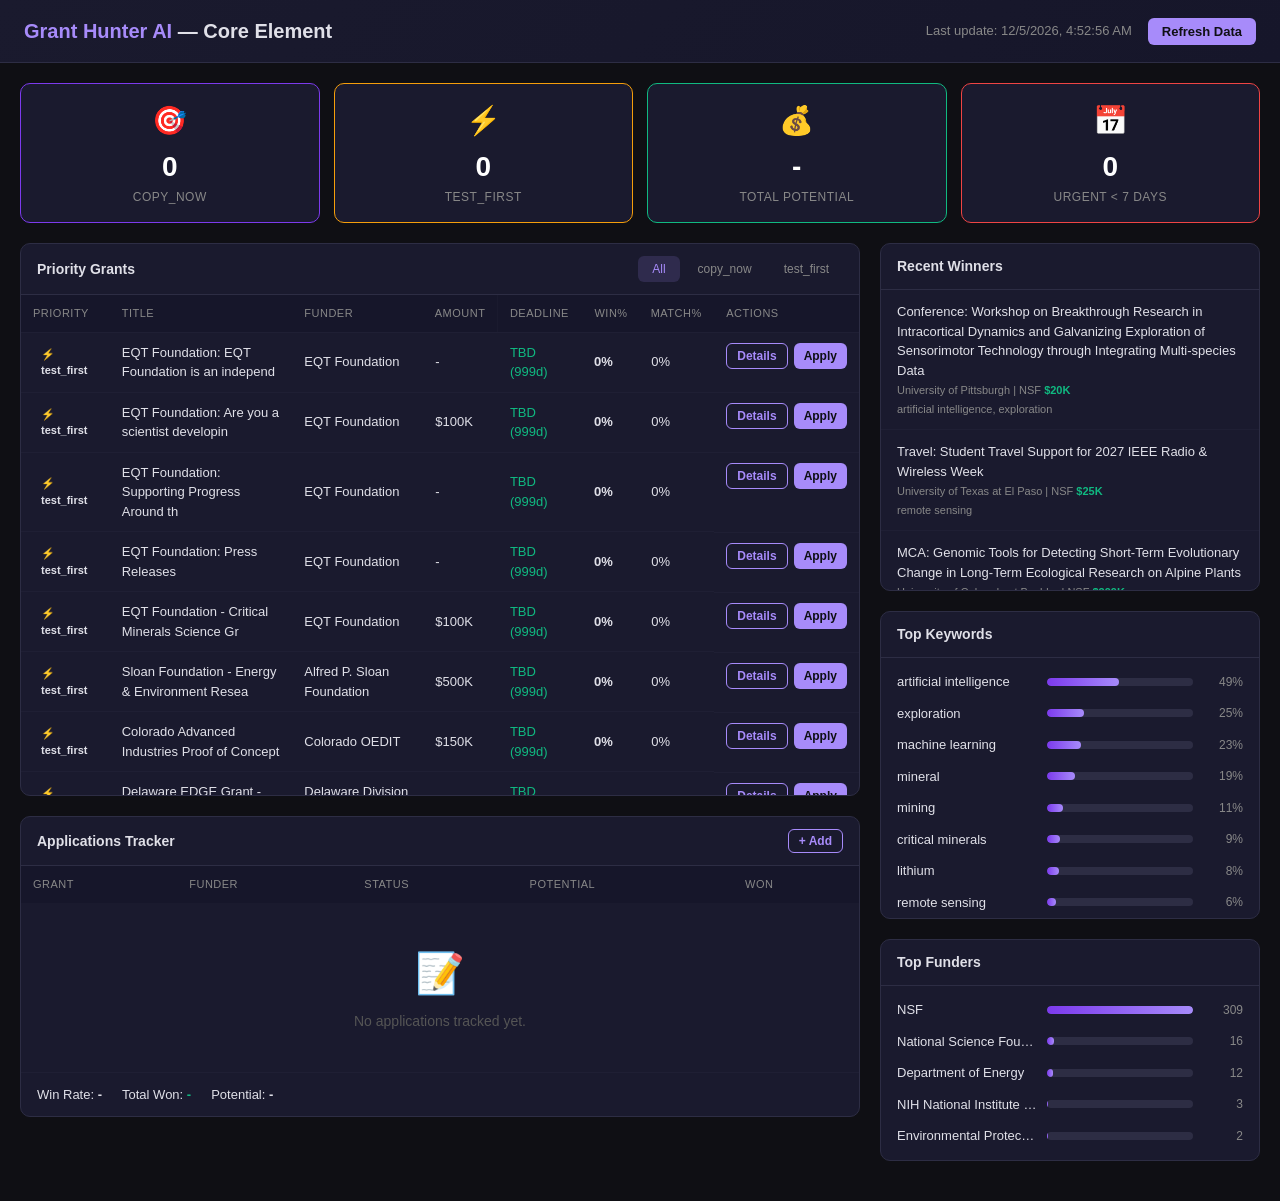
<file: dashboard/index.html>
<!DOCTYPE html>
<html lang="en">
<head>
<meta charset="UTF-8">
<meta name="viewport" content="width=device-width, initial-scale=1.0">
<title>Grant Hunter AI - Core Element</title>
<style>
/* ===== RESET & BASE ===== */
*, *::before, *::after { box-sizing: border-box; margin: 0; padding: 0; }
body {
  font-family: -apple-system, BlinkMacSystemFont, 'Segoe UI', Roboto, sans-serif;
  background: #0f0f14;
  color: #e0e0e8;
  line-height: 1.5;
  min-height: 100vh;
}
a { color: #a78bfa; text-decoration: none; }
a:hover { color: #c4b5fd; text-decoration: underline; }

/* ===== HEADER ===== */
.header {
  background: linear-gradient(135deg, #1a1a2e 0%, #16162a 100%);
  border-bottom: 1px solid #2d2d44;
  padding: 16px 24px;
  display: flex;
  justify-content: space-between;
  align-items: center;
}
.header h1 { font-size: 20px; font-weight: 600; }
.header h1 span { color: #a78bfa; }
.header-meta { font-size: 13px; color: #888; display: flex; gap: 16px; align-items: center; }
.btn {
  background: #a78bfa;
  color: #0f0f14;
  border: none;
  padding: 6px 14px;
  border-radius: 6px;
  font-size: 13px;
  font-weight: 600;
  cursor: pointer;
  transition: background .15s;
}
.btn:hover { background: #c4b5fd; }
.btn-sm { padding: 4px 10px; font-size: 12px; }
.btn-outline {
  background: transparent;
  border: 1px solid #a78bfa;
  color: #a78bfa;
}
.btn-outline:hover { background: rgba(167,139,250,.15); }

/* ===== LAYOUT ===== */
.container { max-width: 1400px; margin: 0 auto; padding: 20px; }
.grid-2 { display: grid; grid-template-columns: 1fr 380px; gap: 20px; }
@media (max-width: 1100px) { .grid-2 { grid-template-columns: 1fr; } }

/* ===== SUMMARY CARDS ===== */
.cards { display: grid; grid-template-columns: repeat(4, 1fr); gap: 14px; margin-bottom: 20px; }
@media (max-width: 900px) { .cards { grid-template-columns: repeat(2, 1fr); } }
.card {
  background: #1a1a2e;
  border: 1px solid #2d2d44;
  border-radius: 10px;
  padding: 16px;
  text-align: center;
}
.card .icon { font-size: 28px; margin-bottom: 4px; }
.card .value { font-size: 28px; font-weight: 700; color: #fff; }
.card .label { font-size: 12px; color: #888; text-transform: uppercase; letter-spacing: .5px; }
.card.purple { border-color: #7c3aed; }
.card.amber { border-color: #f59e0b; }
.card.green { border-color: #10b981; }
.card.red { border-color: #ef4444; }

/* ===== PANELS ===== */
.panel {
  background: #1a1a2e;
  border: 1px solid #2d2d44;
  border-radius: 10px;
  margin-bottom: 20px;
  overflow: hidden;
}
.panel-header {
  padding: 12px 16px;
  border-bottom: 1px solid #2d2d44;
  font-weight: 600;
  font-size: 14px;
  display: flex;
  justify-content: space-between;
  align-items: center;
}
.panel-body { padding: 0; }

/* ===== TABLE ===== */
table { width: 100%; border-collapse: collapse; font-size: 13px; }
th {
  text-align: left;
  padding: 10px 12px;
  background: #16162a;
  color: #888;
  font-weight: 500;
  font-size: 11px;
  text-transform: uppercase;
  letter-spacing: .5px;
  position: sticky;
  top: 0;
}
td { padding: 10px 12px; border-top: 1px solid #1f1f34; }
tr:hover td { background: rgba(167,139,250,.04); }
.priority-badge {
  display: inline-block;
  padding: 2px 8px;
  border-radius: 4px;
  font-size: 11px;
  font-weight: 600;
}
.priority-copy_now { background: rgba(167,139,250,.2); color: #c4b5fd; }
.priority-test_first { background: rgba(245,158,11,.2); color: #fbbf24; }
.priority-skip { background: rgba(107,114,128,.2); color: #9ca3af; }
.deadline-urgent { color: #ef4444; font-weight: 600; }
.deadline-soon { color: #f59e0b; }
.deadline-ok { color: #10b981; }
.actions { display: flex; gap: 6px; }

/* ===== SIDEBAR ===== */
.sidebar-card {
  padding: 12px 16px;
  border-bottom: 1px solid #1f1f34;
}
.sidebar-card:last-child { border-bottom: none; }
.winner-title { font-size: 13px; font-weight: 500; color: #e0e0e8; }
.winner-meta { font-size: 11px; color: #888; margin-top: 2px; }
.winner-amount { color: #10b981; font-weight: 600; }

/* ===== PROGRESS BAR ===== */
.progress-row { display: flex; align-items: center; gap: 10px; padding: 6px 16px; font-size: 13px; }
.progress-label { width: 140px; white-space: nowrap; overflow: hidden; text-overflow: ellipsis; }
.progress-bar-bg {
  flex: 1;
  height: 8px;
  background: #2d2d44;
  border-radius: 4px;
  overflow: hidden;
}
.progress-bar-fill {
  height: 100%;
  background: linear-gradient(90deg, #7c3aed, #a78bfa);
  border-radius: 4px;
  transition: width .3s;
}
.progress-value { width: 40px; text-align: right; font-size: 12px; color: #888; }

/* ===== TRACKER TABLE ===== */
.status-badge {
  display: inline-block;
  padding: 2px 8px;
  border-radius: 4px;
  font-size: 11px;
  font-weight: 600;
}
.status-Draft { background: rgba(107,114,128,.2); color: #9ca3af; }
.status-Submitted { background: rgba(59,130,246,.2); color: #60a5fa; }
.status-Won { background: rgba(16,185,129,.2); color: #34d399; }
.status-Lost { background: rgba(239,68,68,.2); color: #f87171; }

/* ===== TABS ===== */
.tabs { display: flex; gap: 4px; }
.tab {
  padding: 6px 14px;
  font-size: 12px;
  border-radius: 6px;
  cursor: pointer;
  color: #888;
  background: transparent;
  border: none;
  font-family: inherit;
  transition: all .15s;
}
.tab.active { background: rgba(167,139,250,.15); color: #a78bfa; }
.tab:hover { color: #c4b5fd; }

/* ===== EMPTY STATE ===== */
.empty {
  padding: 40px 20px;
  text-align: center;
  color: #555;
  font-size: 14px;
}
.empty .icon { font-size: 40px; margin-bottom: 8px; }

/* ===== MODAL ===== */
.modal-bg {
  display: none;
  position: fixed;
  inset: 0;
  background: rgba(0,0,0,.6);
  z-index: 100;
  justify-content: center;
  align-items: center;
}
.modal-bg.show { display: flex; }
.modal {
  background: #1a1a2e;
  border: 1px solid #2d2d44;
  border-radius: 12px;
  width: 600px;
  max-width: 90vw;
  max-height: 80vh;
  overflow-y: auto;
  padding: 24px;
}
.modal h2 { font-size: 18px; margin-bottom: 12px; }
.modal pre {
  background: #0f0f14;
  padding: 12px;
  border-radius: 6px;
  font-size: 12px;
  overflow-x: auto;
  white-space: pre-wrap;
}
.modal-close {
  float: right;
  background: none;
  border: none;
  color: #888;
  font-size: 20px;
  cursor: pointer;
}
</style>
</head>
<body>

<!-- HEADER -->
<div class="header">
  <h1><span>Grant Hunter AI</span> &mdash; Core Element</h1>
  <div class="header-meta">
    <span id="lastUpdate">Last update: loading...</span>
    <button class="btn" onclick="loadAllData()">Refresh Data</button>
  </div>
</div>

<div class="container">

  <!-- SUMMARY CARDS -->
  <div class="cards">
    <div class="card purple">
      <div class="icon">&#127919;</div>
      <div class="value" id="copyNowCount">-</div>
      <div class="label">copy_now</div>
    </div>
    <div class="card amber">
      <div class="icon">&#9889;</div>
      <div class="value" id="testFirstCount">-</div>
      <div class="label">test_first</div>
    </div>
    <div class="card green">
      <div class="icon">&#128176;</div>
      <div class="value" id="totalPotential">-</div>
      <div class="label">Total Potential</div>
    </div>
    <div class="card red">
      <div class="icon">&#128197;</div>
      <div class="value" id="urgentCount">-</div>
      <div class="label">Urgent &lt; 7 days</div>
    </div>
  </div>

  <div class="grid-2">
    <div>
      <!-- PRIORITY GRANTS TABLE -->
      <div class="panel">
        <div class="panel-header">
          <span>Priority Grants</span>
          <div class="tabs">
            <button class="tab active" onclick="filterTable('all',this)">All</button>
            <button class="tab" onclick="filterTable('copy_now',this)">copy_now</button>
            <button class="tab" onclick="filterTable('test_first',this)">test_first</button>
          </div>
        </div>
        <div class="panel-body" style="overflow-x:auto; max-height:500px; overflow-y:auto;">
          <table id="grantsTable">
            <thead>
              <tr>
                <th>Priority</th>
                <th>Title</th>
                <th>Funder</th>
                <th>Amount</th>
                <th>Deadline</th>
                <th>Win%</th>
                <th>Match%</th>
                <th>Actions</th>
              </tr>
            </thead>
            <tbody id="grantsBody"></tbody>
          </table>
          <div class="empty" id="grantsEmpty" style="display:none;">
            <div class="icon">&#128269;</div>
            <div>No analyzed grants yet.<br>Run <code>python -m src.local.daily_workflow</code></div>
          </div>
        </div>
      </div>

      <!-- APPLICATION TRACKER -->
      <div class="panel">
        <div class="panel-header">
          <span>Applications Tracker</span>
          <button class="btn btn-sm btn-outline" onclick="addApplication()">+ Add</button>
        </div>
        <div class="panel-body" style="overflow-x:auto;">
          <table id="appsTable">
            <thead>
              <tr>
                <th>Grant</th>
                <th>Funder</th>
                <th>Status</th>
                <th>Potential</th>
                <th>Won</th>
              </tr>
            </thead>
            <tbody id="appsBody"></tbody>
          </table>
          <div class="empty" id="appsEmpty" style="display:none;">
            <div class="icon">&#128221;</div>
            <div>No applications tracked yet.</div>
          </div>
        </div>
        <div style="padding:12px 16px; border-top:1px solid #1f1f34; display:flex; gap:20px; font-size:13px;">
          <span>Win Rate: <strong id="winRate">-</strong></span>
          <span>Total Won: <strong id="totalWon" style="color:#10b981;">-</strong></span>
          <span>Potential: <strong id="appPotential">-</strong></span>
        </div>
      </div>
    </div>

    <!-- RIGHT SIDEBAR -->
    <div>
      <!-- WINNERS PANEL -->
      <div class="panel">
        <div class="panel-header"><span>Recent Winners</span></div>
        <div class="panel-body" id="winnersPanel" style="max-height:300px; overflow-y:auto;"></div>
      </div>

      <!-- PATTERNS PANEL -->
      <div class="panel">
        <div class="panel-header"><span>Top Keywords</span></div>
        <div class="panel-body" id="keywordsPanel" style="max-height:260px; overflow-y:auto; padding:8px 0;"></div>
      </div>

      <div class="panel">
        <div class="panel-header"><span>Top Funders</span></div>
        <div class="panel-body" id="fundersPanel" style="max-height:200px; overflow-y:auto; padding:8px 0;"></div>
      </div>
    </div>
  </div>
</div>

<!-- DETAIL MODAL -->
<div class="modal-bg" id="detailModal">
  <div class="modal">
    <button class="modal-close" onclick="closeModal()">&times;</button>
    <h2 id="modalTitle"></h2>
    <div id="modalContent"></div>
  </div>
</div>

<script>
/* ===== STATE ===== */
let analyzedGrants = [];
let winnersData = [];
let patternsData = {};
let applications = JSON.parse(localStorage.getItem('grantApps') || '[]');
let currentFilter = 'all';

/* ===== DATA LOADING ===== */

async function loadJSON(path) {
  try {
    const resp = await fetch(path);
    if (!resp.ok) return null;
    return await resp.json();
  } catch { return null; }
}

async function loadAllData() {
  // Try multiple paths (for both file:// and localhost serving)
  const basePaths = ['../data/', './data/', 'data/'];
  let dataLoaded = false;

  for (const base of basePaths) {
    const analyzed = await loadJSON(base + 'analyzed.json');
    if (analyzed) {
      analyzedGrants = Array.isArray(analyzed) ? analyzed : (analyzed.grants || []);
      dataLoaded = true;

      // Load patterns
      const patterns = await loadJSON(base + 'patterns.json');
      if (patterns) patternsData = patterns;

      // Load winners from multiple sources
      winnersData = [];
      const winnerFiles = [
        'winners_grants_gov.json', 'winners_sbir.json', 'winners_sbir_p2.json',
        'winners_nsf.json', 'winners_doe.json', 'winners_nih.json',
        'winners_usaspending.json', 'winners_sam.json'
      ];
      for (const wf of winnerFiles) {
        const w = await loadJSON(base + wf);
        if (w) {
          const items = Array.isArray(w) ? w : (w.awards || w.winners || []);
          winnersData.push(...items);
        }
      }
      break;
    }
  }

  if (!dataLoaded) {
    // Try loading from demo/sample data in localStorage
    analyzedGrants = [];
  }

  renderAll();
}

/* ===== RENDERING ===== */

function renderAll() {
  renderCards();
  renderGrantsTable();
  renderWinners();
  renderPatterns();
  renderApps();
  document.getElementById('lastUpdate').textContent =
    'Last update: ' + new Date().toLocaleString();
}

function formatCurrency(val) {
  if (!val || val === 0) return '-';
  if (val >= 1e6) return '$' + (val / 1e6).toFixed(1) + 'M';
  if (val >= 1e3) return '$' + (val / 1e3).toFixed(0) + 'K';
  return '$' + val.toLocaleString();
}

function daysUntil(dateStr) {
  if (!dateStr) return 999;
  const d = new Date(dateStr);
  if (isNaN(d)) return 999;
  return Math.ceil((d - new Date()) / 86400000);
}

function deadlineClass(days) {
  if (days < 7) return 'deadline-urgent';
  if (days < 30) return 'deadline-soon';
  return 'deadline-ok';
}

/* ===== CARDS ===== */
function renderCards() {
  const copyNow = analyzedGrants.filter(g => g.analysis?.priority === 'copy_now');
  const testFirst = analyzedGrants.filter(g => g.analysis?.priority === 'test_first');
  const priority = [...copyNow, ...testFirst];
  const totalPotential = priority.reduce((s, g) => s + (g.amount_max || 0), 0);
  const urgent = analyzedGrants.filter(g => {
    const d = daysUntil(g.deadline);
    return d >= 0 && d < 7 && g.analysis?.priority !== 'skip';
  });

  document.getElementById('copyNowCount').textContent = copyNow.length;
  document.getElementById('testFirstCount').textContent = testFirst.length;
  document.getElementById('totalPotential').textContent = formatCurrency(totalPotential);
  document.getElementById('urgentCount').textContent = urgent.length;
}

/* ===== GRANTS TABLE ===== */
function renderGrantsTable() {
  const tbody = document.getElementById('grantsBody');
  const empty = document.getElementById('grantsEmpty');

  let grants = analyzedGrants.filter(g => {
    if (g.analysis?.priority === 'skip') return false;
    // Hide expired grants (deadline already passed)
    const days = daysUntil(g.deadline);
    if (days < 0) return false;
    return true;
  });
  if (currentFilter !== 'all') {
    grants = grants.filter(g => g.analysis?.priority === currentFilter);
  }
  grants.sort((a, b) => (b.analysis?.win_probability || 0) - (a.analysis?.win_probability || 0));

  if (grants.length === 0) {
    tbody.innerHTML = '';
    empty.style.display = 'block';
    return;
  }
  empty.style.display = 'none';

  tbody.innerHTML = grants.map(g => {
    const a = g.analysis || {};
    const days = daysUntil(g.deadline);
    const dClass = deadlineClass(days);
    const dText = days < 0 ? 'Expired' : (days === 0 ? 'Today' : days + 'd');
    return `<tr data-priority="${a.priority}">
      <td><span class="priority-badge priority-${a.priority}">${a.priority === 'copy_now' ? '&#127919; copy_now' : '&#9889; test_first'}</span></td>
      <td title="${esc(g.title || '')}">${esc((g.title || '').slice(0, 45))}</td>
      <td>${esc(g.funder || '')}</td>
      <td>${formatCurrency(g.amount_max)}</td>
      <td class="${dClass}">${g.deadline || 'TBD'} (${dText})</td>
      <td><strong>${a.win_probability || 0}%</strong></td>
      <td>${a.pattern_match_score || 0}%</td>
      <td class="actions">
        <button class="btn btn-sm btn-outline" onclick="showDetails('${esc(g.id || '')}')">Details</button>
        ${g.url ? `<a class="btn btn-sm" href="${esc(g.url)}" target="_blank">Apply</a>` : ''}
      </td>
    </tr>`;
  }).join('');
}

function filterTable(filter, btn) {
  currentFilter = filter;
  document.querySelectorAll('.tab').forEach(t => t.classList.remove('active'));
  btn.classList.add('active');
  renderGrantsTable();
}

/* ===== WINNERS ===== */
function renderWinners() {
  const panel = document.getElementById('winnersPanel');
  if (winnersData.length === 0) {
    panel.innerHTML = '<div class="empty"><div class="icon">&#127942;</div><div>No winner data yet.</div></div>';
    return;
  }

  const recent = winnersData.slice(0, 10);
  panel.innerHTML = recent.map(w => `<div class="sidebar-card">
    <div class="winner-title">${esc(w.title || w.award_title || 'Untitled')}</div>
    <div class="winner-meta">
      ${esc(w.winner || w.recipient || w.pi || '')} | ${esc(w.funder || '')}
      <span class="winner-amount">${formatCurrency(w.amount || w.award_amount || 0)}</span>
    </div>
    ${w.keywords ? `<div class="winner-meta">${esc(Array.isArray(w.keywords) ? w.keywords.join(', ') : w.keywords)}</div>` : ''}
  </div>`).join('');
}

/* ===== PATTERNS ===== */
function renderPatterns() {
  const kwPanel = document.getElementById('keywordsPanel');
  const fnPanel = document.getElementById('fundersPanel');

  const keywords = (patternsData.keyword_patterns || []).slice(0, 10);
  if (keywords.length) {
    const maxFreq = keywords[0]?.frequency || keywords[0]?.count || 1;
    kwPanel.innerHTML = keywords.map(kw => {
      const val = kw.frequency ? (kw.frequency * 100).toFixed(0) + '%' : kw.count;
      const pct = ((kw.frequency || kw.count / maxFreq) * 100).toFixed(0);
      return `<div class="progress-row">
        <div class="progress-label">${esc(kw.keyword)}</div>
        <div class="progress-bar-bg"><div class="progress-bar-fill" style="width:${pct}%"></div></div>
        <div class="progress-value">${val}</div>
      </div>`;
    }).join('');
  } else {
    kwPanel.innerHTML = '<div class="empty" style="padding:20px;">No patterns yet.</div>';
  }

  const funders = (patternsData.funder_patterns || []).slice(0, 5);
  if (funders.length) {
    const maxAwards = funders[0]?.total_awards || 1;
    fnPanel.innerHTML = funders.map(f => {
      const pct = ((f.total_awards / maxAwards) * 100).toFixed(0);
      return `<div class="progress-row">
        <div class="progress-label">${esc(f.funder)}</div>
        <div class="progress-bar-bg"><div class="progress-bar-fill" style="width:${pct}%"></div></div>
        <div class="progress-value">${f.total_awards}</div>
      </div>`;
    }).join('');
  } else {
    fnPanel.innerHTML = '<div class="empty" style="padding:20px;">No funder data yet.</div>';
  }
}

/* ===== APPLICATION TRACKER ===== */
function renderApps() {
  const tbody = document.getElementById('appsBody');
  const empty = document.getElementById('appsEmpty');

  if (applications.length === 0) {
    tbody.innerHTML = '';
    empty.style.display = 'block';
    document.getElementById('winRate').textContent = '-';
    document.getElementById('totalWon').textContent = '-';
    document.getElementById('appPotential').textContent = '-';
    return;
  }
  empty.style.display = 'none';

  tbody.innerHTML = applications.map((app, i) => `<tr>
    <td>${esc(app.title)}</td>
    <td>${esc(app.funder)}</td>
    <td>
      <select class="status-select" onchange="updateAppStatus(${i}, this.value)" style="background:#0f0f14;color:#e0e0e8;border:1px solid #2d2d44;padding:2px 6px;border-radius:4px;font-size:12px;">
        ${['Draft','Submitted','Won','Lost'].map(s => `<option value="${s}" ${app.status===s?'selected':''}>${s}</option>`).join('')}
      </select>
    </td>
    <td>${formatCurrency(app.potential)}</td>
    <td>${app.status === 'Won' ? formatCurrency(app.won || app.potential) : '-'}</td>
  </tr>`).join('');

  const submitted = applications.filter(a => ['Submitted','Won','Lost'].includes(a.status));
  const won = applications.filter(a => a.status === 'Won');
  const totalWon = won.reduce((s, a) => s + (a.won || a.potential || 0), 0);
  const totalPot = applications.reduce((s, a) => s + (a.potential || 0), 0);

  document.getElementById('winRate').textContent = submitted.length ? ((won.length / submitted.length * 100).toFixed(0) + '%') : '-';
  document.getElementById('totalWon').textContent = formatCurrency(totalWon);
  document.getElementById('appPotential').textContent = formatCurrency(totalPot);
}

function addApplication() {
  const title = prompt('Grant title:');
  if (!title) return;
  const funder = prompt('Funder:') || '';
  const potential = parseInt(prompt('Potential amount ($):') || '0', 10);
  applications.push({ title, funder, potential, status: 'Draft', won: 0 });
  localStorage.setItem('grantApps', JSON.stringify(applications));
  renderApps();
}

function updateAppStatus(idx, status) {
  applications[idx].status = status;
  if (status === 'Won') {
    const won = prompt('Won amount ($):', applications[idx].potential);
    if (won) applications[idx].won = parseInt(won, 10);
  }
  localStorage.setItem('grantApps', JSON.stringify(applications));
  renderApps();
}

/* ===== DETAIL MODAL ===== */
function showDetails(grantId) {
  const grant = analyzedGrants.find(g => g.id === grantId);
  if (!grant) return;

  const a = grant.analysis || {};
  const sf = a.success_factors || {};
  const risks = (a.risk_factors || []).map(r => '- ' + r).join('\n');
  const keywords = (sf.keywords || []).join(', ');
  const valueProps = (sf.value_props || []).join(', ');
  const partnerships = (sf.partnerships || []).join(', ');

  document.getElementById('modalTitle').textContent = grant.title || 'Grant Details';
  document.getElementById('modalContent').innerHTML = `
    <p><strong>Funder:</strong> ${esc(grant.funder || '')}</p>
    <p><strong>Amount:</strong> ${formatCurrency(grant.amount_min)} - ${formatCurrency(grant.amount_max)}</p>
    <p><strong>Deadline:</strong> ${grant.deadline || 'TBD'}</p>
    ${grant.url ? `<p><strong>URL:</strong> <a href="${esc(grant.url)}" target="_blank">${esc(grant.url)}</a></p>` : ''}
    <hr style="border-color:#2d2d44; margin:12px 0;">
    <p><strong>Priority:</strong> <span class="priority-badge priority-${a.priority}">${a.priority}</span></p>
    <p><strong>Win Probability:</strong> ${a.win_probability || 0}%</p>
    <p><strong>Pattern Match:</strong> ${a.pattern_match_score || 0}%</p>
    <p><strong>LLM Source:</strong> ${a.llm_source || '-'}</p>
    <hr style="border-color:#2d2d44; margin:12px 0;">
    <p><strong>Success Keywords:</strong> ${esc(keywords)}</p>
    <p><strong>Value Props:</strong> ${esc(valueProps)}</p>
    <p><strong>Partnerships:</strong> ${esc(partnerships)}</p>
    <p><strong>Risk Factors:</strong></p>
    <pre>${esc(risks || 'None')}</pre>
    <p><strong>Reasoning:</strong></p>
    <pre>${esc(a.reasoning || '-')}</pre>
    <hr style="border-color:#2d2d44; margin:12px 0;">
    <p style="font-size:12px;color:#888;">Generate draft: <code>python -m src.local.generate --grant-id ${esc(grant.id || '')}</code></p>
  `;
  document.getElementById('detailModal').classList.add('show');
}

function closeModal() {
  document.getElementById('detailModal').classList.remove('show');
}

document.getElementById('detailModal').addEventListener('click', e => {
  if (e.target.classList.contains('modal-bg')) closeModal();
});

/* ===== HELPERS ===== */
function esc(str) {
  const d = document.createElement('div');
  d.textContent = str;
  return d.innerHTML;
}

/* ===== INIT ===== */
loadAllData();
</script>
</body>
</html>
</file>
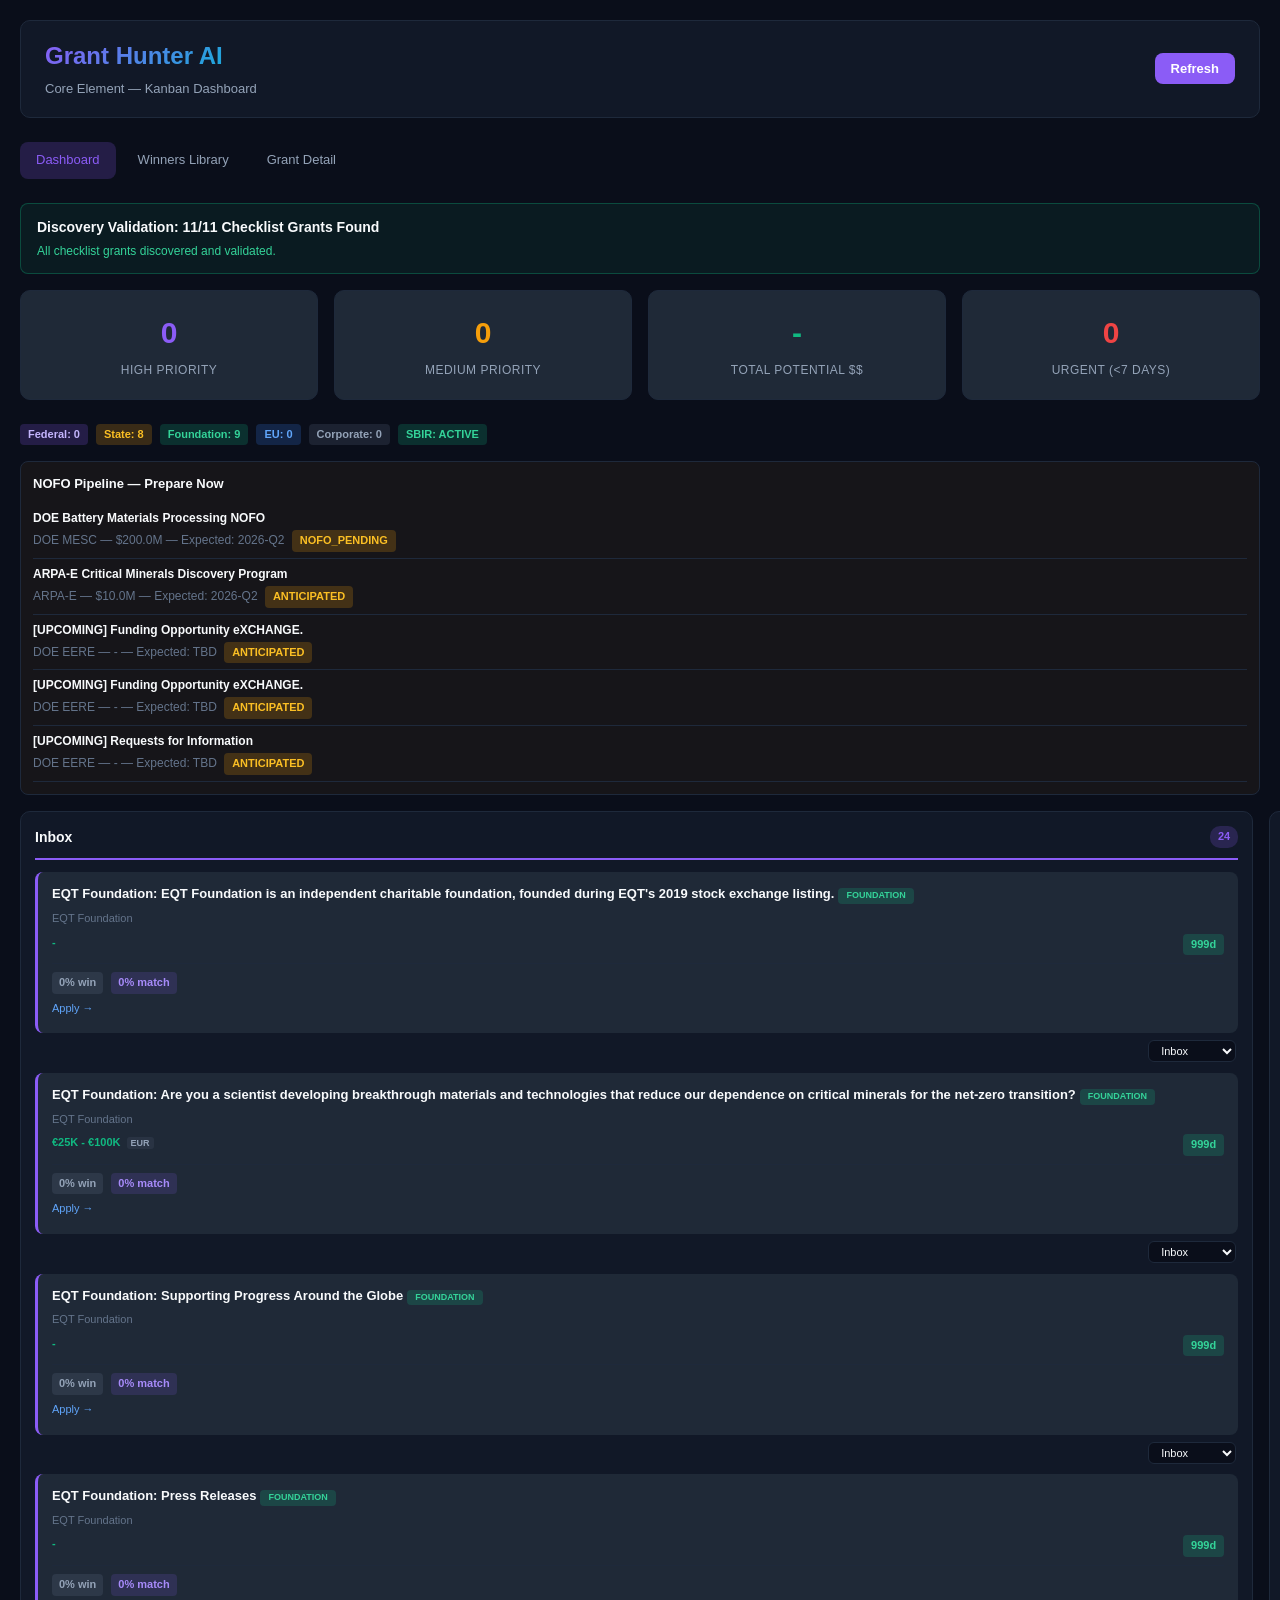
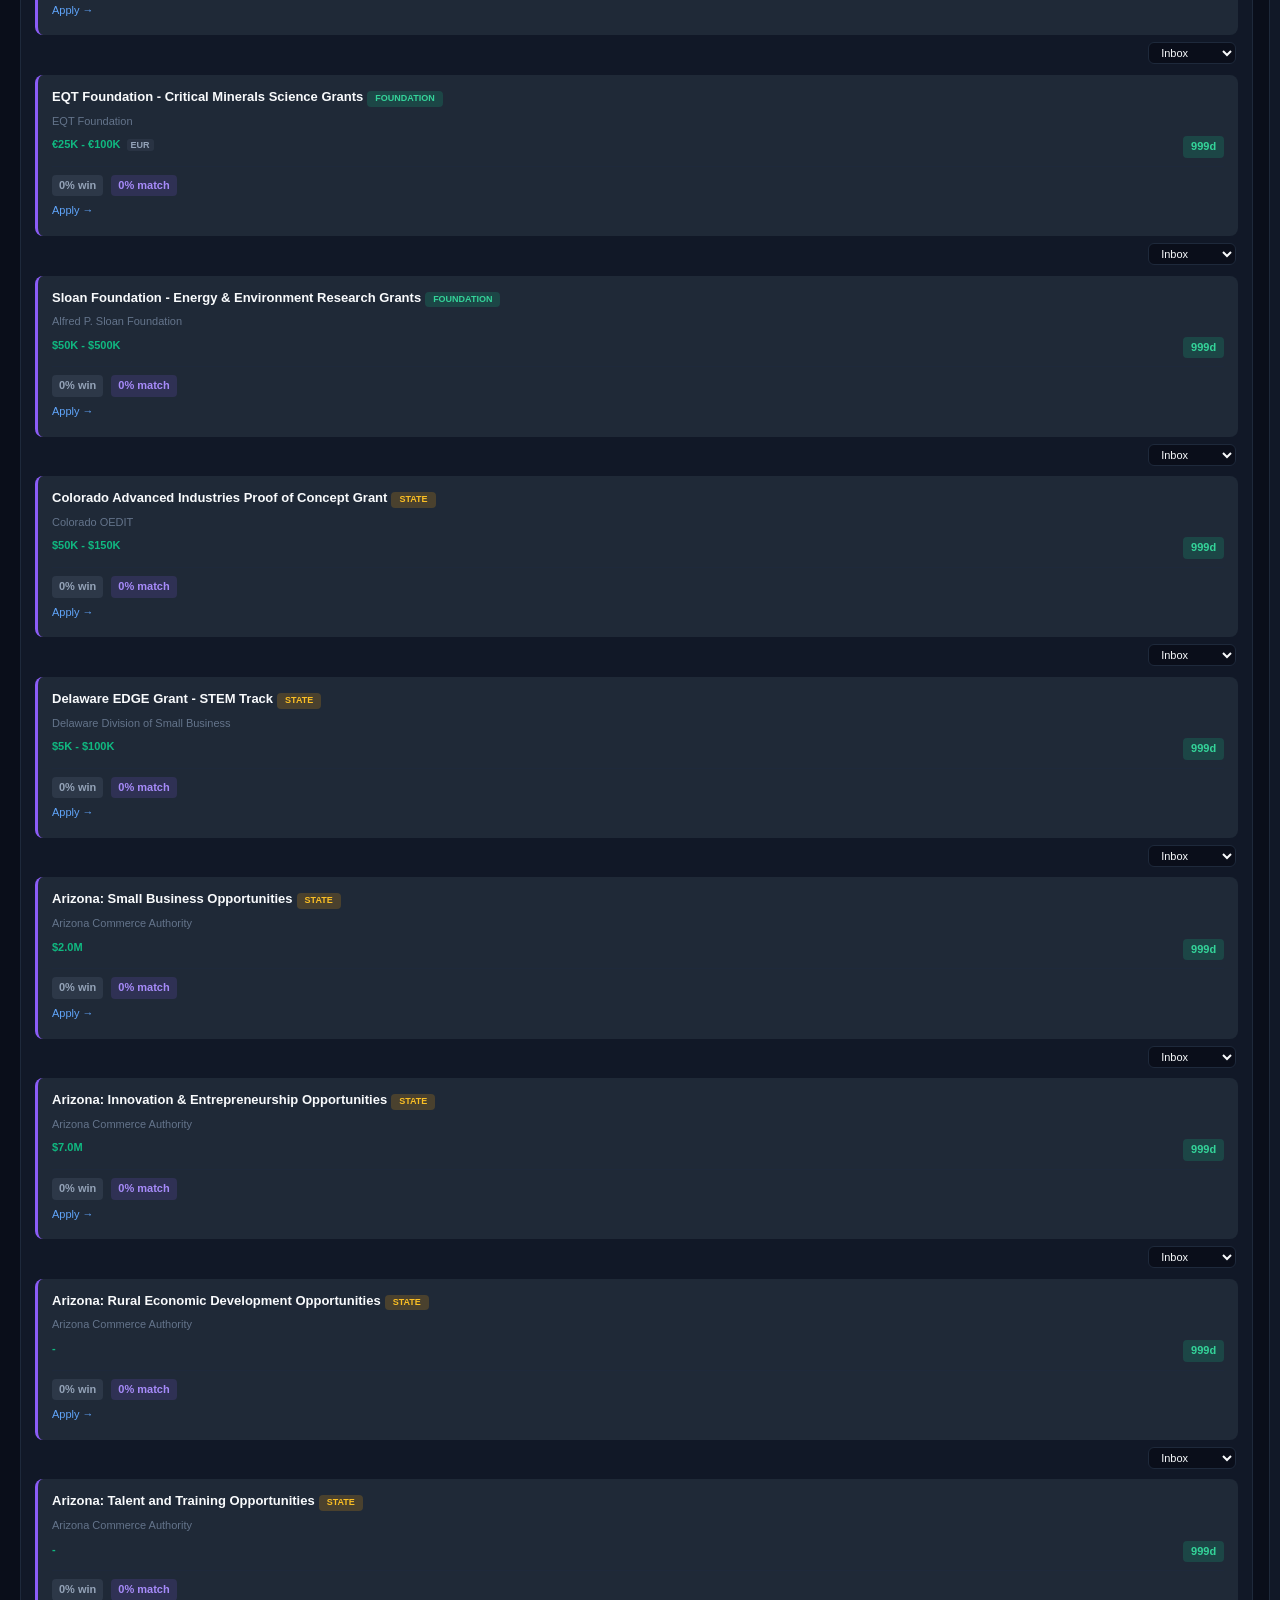
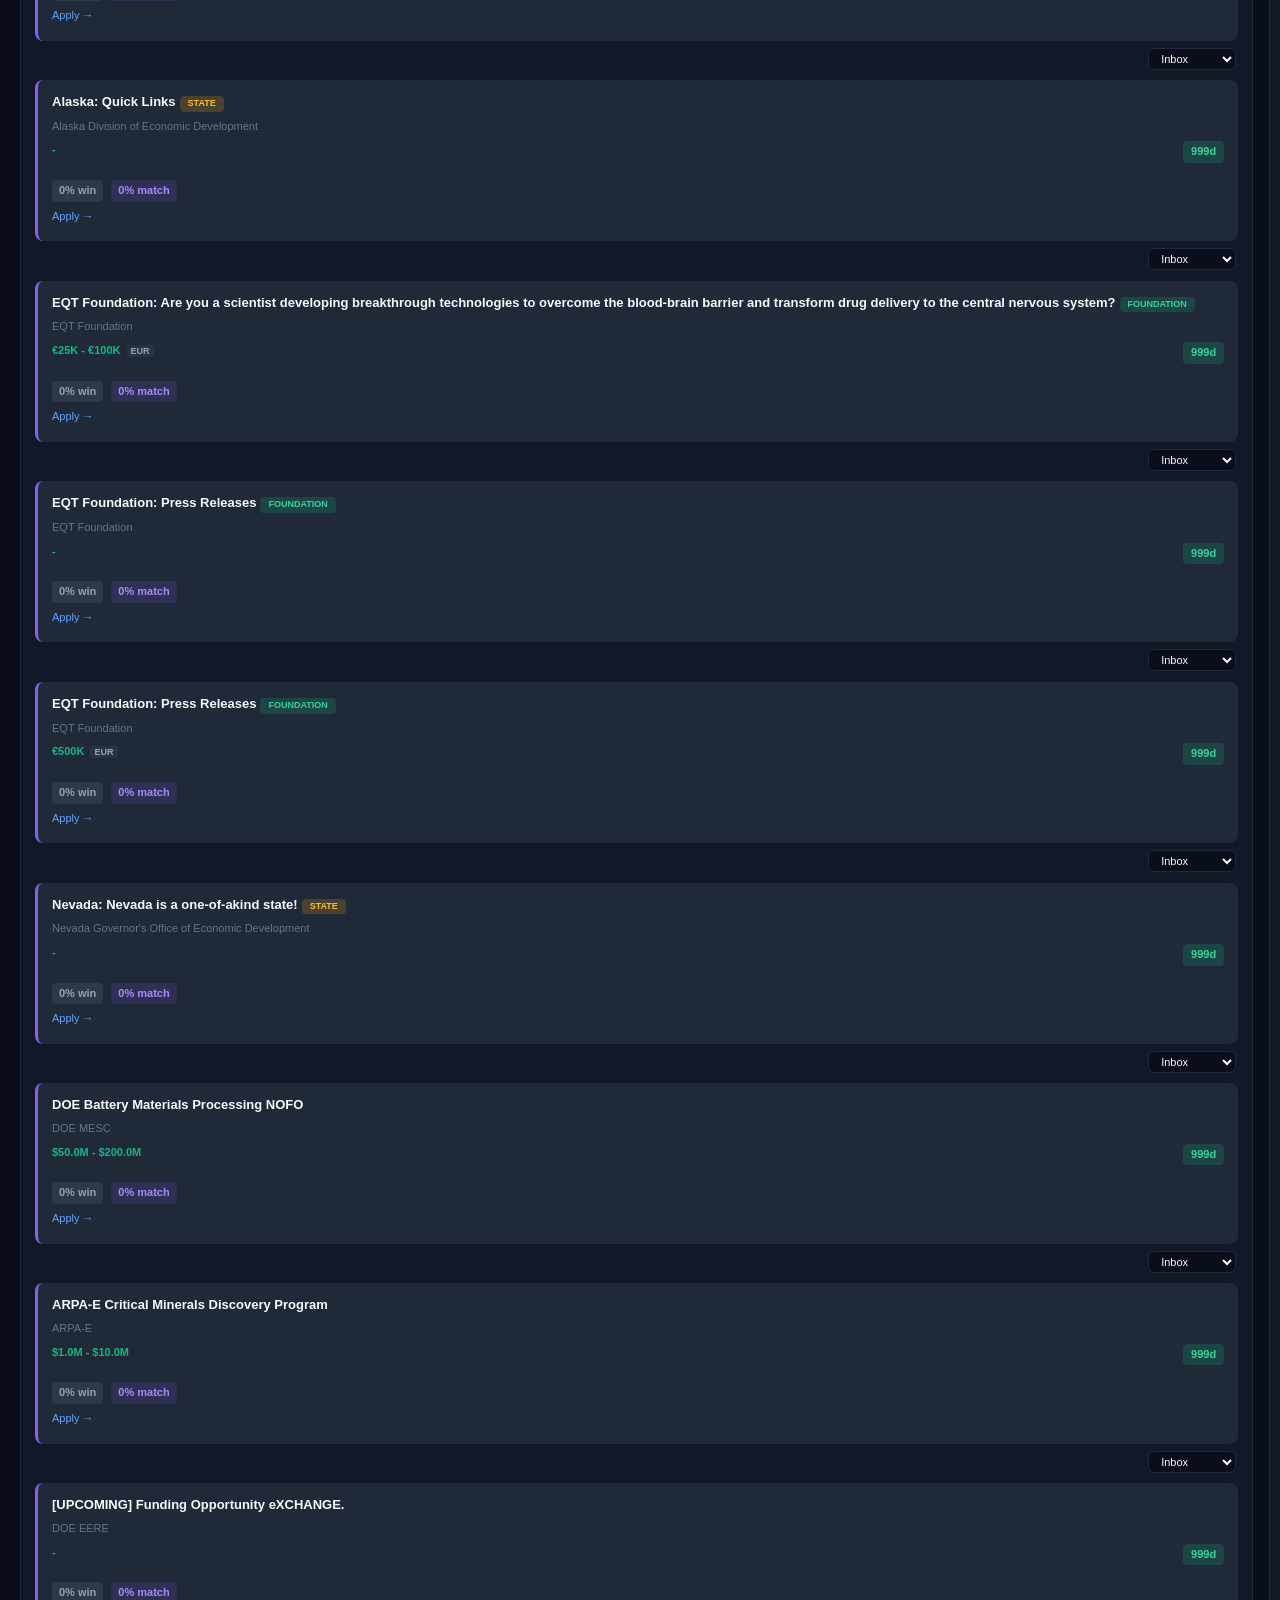
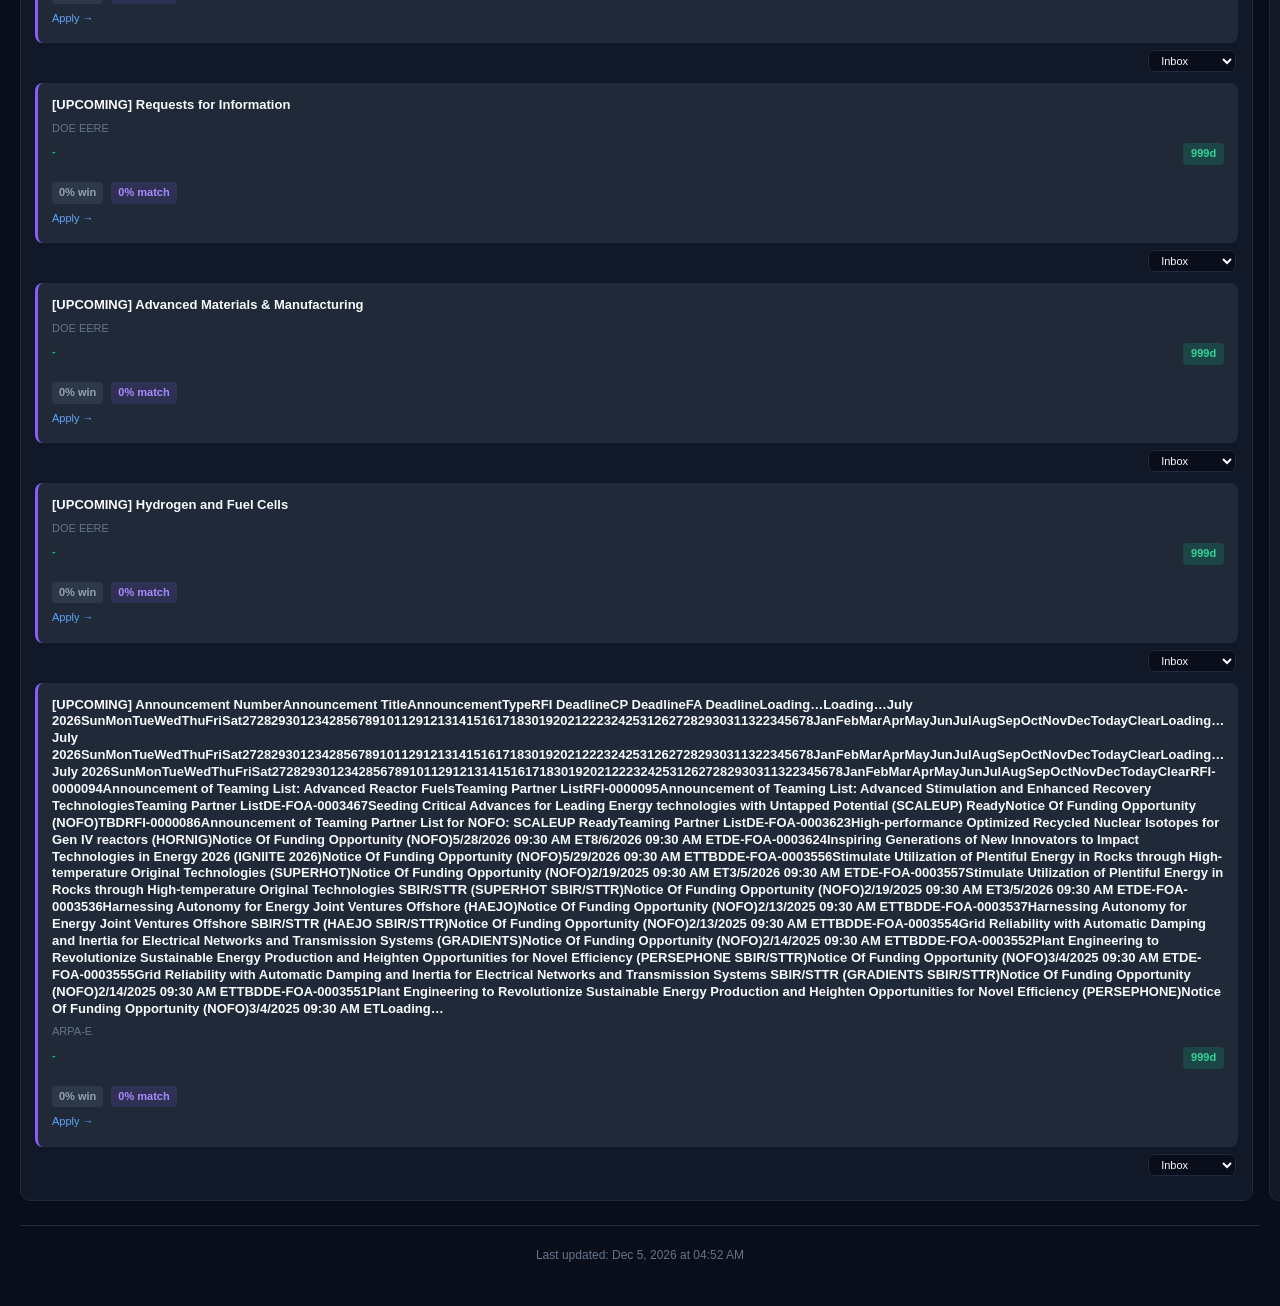
<file: docs/index.html>
<!DOCTYPE html>
<html lang="en">
<head>
<meta charset="UTF-8">
<meta name="viewport" content="width=device-width, initial-scale=1.0">
<title>Grant Hunter AI - Dashboard</title>
<link rel="stylesheet" href="assets/styles.css">
<style>
  /* Dashboard-specific overrides */
  .kanban-col .grant-card:last-child { margin-bottom: 0; }

  .win-prob {
    display: inline-block;
    padding: 2px 7px;
    border-radius: 4px;
    font-size: 11px;
    font-weight: 700;
  }
  .win-prob.high { background: rgba(16,185,129,.2); color: #34d399; }
  .win-prob.medium { background: rgba(245,158,11,.2); color: #fbbf24; }
  .win-prob.low { background: rgba(100,116,139,.2); color: #94a3b8; }

  .match-score {
    display: inline-block;
    padding: 2px 7px;
    border-radius: 4px;
    font-size: 11px;
    font-weight: 700;
    background: rgba(139,92,246,.15);
    color: #a78bfa;
    margin-left: 4px;
  }

  .grant-card .card-footer {
    display: flex;
    justify-content: space-between;
    align-items: center;
    margin-top: 8px;
    padding-top: 8px;
    border-top: 1px solid var(--border);
  }

  .grant-card .card-scores {
    display: flex;
    gap: 4px;
    align-items: center;
    flex-wrap: wrap;
  }

  .grant-card .card-deadline-full {
    font-size: 10px;
    color: var(--text-muted);
    margin-top: 2px;
  }

  .grant-card .apply-link {
    display: inline-block;
    margin-top: 6px;
    font-size: 11px;
    color: #60a5fa;
    text-decoration: none;
  }
  .grant-card .apply-link:hover {
    text-decoration: underline;
  }

  .footer {
    text-align: center;
    padding: 20px;
    font-size: 12px;
    color: var(--text-muted);
    border-top: 1px solid var(--border);
    margin-top: 12px;
  }

  .status-select {
    background: var(--bg-primary);
    color: var(--text-primary);
    border: 1px solid var(--border);
    padding: 3px 8px;
    border-radius: 6px;
    font-size: 11px;
    font-family: inherit;
    cursor: pointer;
  }
  .status-select:focus {
    outline: none;
    border-color: var(--accent-purple);
  }

  .kanban-col-empty {
    text-align: center;
    padding: 30px 12px;
    color: var(--text-muted);
    font-size: 12px;
  }

  /* Validation banner */
  .validation-banner {
    border: 1px solid var(--border);
    border-radius: 8px;
    padding: 12px 16px;
    margin-bottom: 16px;
    background: rgba(139,92,246,.08);
  }
  .validation-banner.success {
    background: rgba(16,185,129,.08);
    border-color: rgba(16,185,129,.3);
  }
  .validation-banner.warning {
    background: rgba(245,158,11,.08);
    border-color: rgba(245,158,11,.3);
  }
  .validation-banner h3 {
    margin: 0 0 4px 0;
    font-size: 14px;
    font-weight: 700;
  }
  .validation-banner .validation-details {
    font-size: 12px;
    color: var(--text-muted);
  }
  .validation-banner .validation-details ul {
    margin: 4px 0 0 16px;
    padding: 0;
  }

  /* Currency badge */
  .currency-badge {
    font-size: 9px;
    padding: 1px 4px;
    border-radius: 3px;
    background: rgba(100,116,139,.15);
    color: #94a3b8;
    margin-left: 3px;
    vertical-align: middle;
  }
</style>
</head>
<body>

<!-- HEADER -->
<div class="container">
  <div class="header">
    <div>
      <h1>Grant Hunter AI</h1>
      <span class="header-sub">Core Element &mdash; Kanban Dashboard</span>
    </div>
    <div class="header-actions">
      <button class="btn btn-primary" id="refreshBtn" onclick="refreshData()">Refresh</button>
    </div>
  </div>

  <!-- NAVIGATION -->
  <nav>
    <a href="index.html" class="active">Dashboard</a>
    <a href="winners.html">Winners Library</a>
    <a href="grant.html">Grant Detail</a>
  </nav>

  <!-- LOADING INDICATOR -->
  <div class="loading" id="loadingIndicator">
    <div class="spinner"></div>
    <div>Loading grant data...</div>
  </div>

  <!-- MAIN CONTENT (hidden until loaded) -->
  <div id="mainContent" style="display:none;">

    <!-- VALIDATION BANNER -->
    <div class="validation-banner" id="validationBanner">
      <h3>Discovery Validation: <span id="validationScore">--/10</span> Checklist Grants Found</h3>
      <div class="validation-details" id="validationDetails"></div>
    </div>

    <!-- STAT CARDS -->
    <div class="stats">
      <div class="stat-card">
        <div class="stat-value" id="statHighPriority">0</div>
        <div class="stat-label">High Priority</div>
      </div>
      <div class="stat-card warning">
        <div class="stat-value" id="statMedPriority">0</div>
        <div class="stat-label">Medium Priority</div>
      </div>
      <div class="stat-card success">
        <div class="stat-value" id="statTotalPotential">$0</div>
        <div class="stat-label">Total Potential $$</div>
      </div>
      <div class="stat-card danger">
        <div class="stat-value" id="statUrgent">0</div>
        <div class="stat-label">Urgent (&lt;7 days)</div>
      </div>
    </div>

    <!-- SOURCE BREAKDOWN -->
    <div id="sourceBreakdown" style="display:none; margin-bottom:16px;">
      <div style="display:flex; gap:8px; flex-wrap:wrap; font-size:11px;">
        <span class="badge badge-purple" id="srcFederal" title="Federal">Federal: 0</span>
        <span class="badge badge-amber" id="srcState" title="State">State: 0</span>
        <span class="badge badge-green" id="srcFoundation" title="Foundation">Foundation: 0</span>
        <span class="badge badge-blue" id="srcEU" style="background:rgba(59,130,246,.2);color:#60a5fa;" title="EU">EU: 0</span>
        <span class="badge badge-gray" id="srcCorporate" title="Corporate">Corporate: 0</span>
        <span id="sbirStatusBadge" class="badge badge-red" style="display:none;" title="SBIR/STTR Status"></span>
      </div>
    </div>

    <!-- NOFO PIPELINE SECTION -->
    <div id="nofoPipelineSection" style="display:none; margin-bottom:16px;">
      <div style="border:1px solid var(--border); border-radius:8px; padding:12px; background:rgba(245,158,11,.05);">
        <div style="font-weight:700; font-size:13px; margin-bottom:8px;">NOFO Pipeline &mdash; Prepare Now</div>
        <div id="nofoPipelineCards"></div>
      </div>
    </div>

    <!-- KANBAN BOARD -->
    <div class="kanban">
      <div class="kanban-col" id="colInbox">
        <div class="kanban-col-header">
          <span>Inbox</span>
          <span class="count" id="countInbox">0</span>
        </div>
        <div id="cardsInbox"></div>
      </div>
      <div class="kanban-col" id="colDrafting">
        <div class="kanban-col-header">
          <span>Drafting</span>
          <span class="count" id="countDrafting">0</span>
        </div>
        <div id="cardsDrafting"></div>
      </div>
      <div class="kanban-col" id="colReview">
        <div class="kanban-col-header">
          <span>Review</span>
          <span class="count" id="countReview">0</span>
        </div>
        <div id="cardsReview"></div>
      </div>
      <div class="kanban-col" id="colSubmitted">
        <div class="kanban-col-header">
          <span>Submitted</span>
          <span class="count" id="countSubmitted">0</span>
        </div>
        <div id="cardsSubmitted"></div>
      </div>
    </div>

  </div><!-- /mainContent -->

  <!-- FOOTER -->
  <div class="footer" id="pageFooter">
    Last updated: &mdash;
  </div>
</div>

<script src="assets/api.js"></script>
<script>
/* =========================================================================
   Grant Hunter AI - Kanban Dashboard
   ========================================================================= */

const LOCAL_STATE_KEY = 'grantHunterState';

// In-memory state
let grants = [];
let teamState = {};
let sbirStatus = {};
let nofoPipeline = [];
let validationData = null;

/* ---- localStorage state management ---- */

function getLocalState() {
  try {
    const raw = localStorage.getItem(LOCAL_STATE_KEY);
    if (raw) return JSON.parse(raw);
  } catch { /* ignore corrupt data */ }
  return { grants: {}, activity_feed: [] };
}

function saveLocalState(state) {
  try {
    localStorage.setItem(LOCAL_STATE_KEY, JSON.stringify(state));
  } catch { /* storage full or unavailable */ }
}

function getGrantStatus(grantId) {
  const local = getLocalState();
  if (local.grants && local.grants[grantId] && local.grants[grantId].status) {
    return local.grants[grantId].status;
  }
  if (teamState.grants && teamState.grants[grantId] && teamState.grants[grantId].status) {
    return teamState.grants[grantId].status;
  }
  return null;
}

function setGrantStatus(grantId, status) {
  const local = getLocalState();
  if (!local.grants) local.grants = {};
  if (!local.grants[grantId]) local.grants[grantId] = {};
  local.grants[grantId].status = status;
  local.grants[grantId].updated_at = new Date().toISOString();
  saveLocalState(local);
}

/* ---- Data loading ---- */

async function loadData() {
  document.getElementById('loadingIndicator').style.display = 'block';
  document.getElementById('mainContent').style.display = 'none';

  const [analyzed, ts, sbir, nofo, validation] = await Promise.all([
    loadAnalyzed(),
    loadTeamState(),
    fetchJSON('sbir_status.json'),
    fetchJSON('nofo_pipeline.json'),
    fetchJSON('validation_results.json')
  ]);

  grants = analyzed;
  teamState = ts || { grants: {}, activity_feed: [] };
  sbirStatus = sbir || {};
  const nofoData = nofo || {};
  nofoPipeline = Array.isArray(nofoData) ? nofoData : (nofoData.grants || []);
  validationData = validation;

  document.getElementById('loadingIndicator').style.display = 'none';
  document.getElementById('mainContent').style.display = 'block';

  renderDashboard();
  updateFooter();
}

function refreshData() {
  const btn = document.getElementById('refreshBtn');
  btn.textContent = 'Loading...';
  btn.disabled = true;
  loadData().finally(() => {
    btn.textContent = 'Refresh';
    btn.disabled = false;
  });
}

/* ---- Computed helpers ---- */

function getGrantPriority(grant) {
  const analysis = grant.analysis || {};
  return analysis.priority || 'skip';
}

function getWinProbability(grant) {
  const analysis = grant.analysis || {};
  return analysis.win_probability || 0;
}

function getFitScore(grant) {
  const analysis = grant.analysis || {};
  return analysis.fit_score || analysis.pattern_match_score || 0;
}

function getSimilarWinners(grant) {
  const analysis = grant.analysis || {};
  return analysis.similar_winners || [];
}

function getAmountRange(grant) {
  const min = grant.amount_min || 0;
  const max = grant.amount_max || 0;
  const currency = grant.currency || 'USD';
  const symbol = currency === 'EUR' ? '\u20ac' : currency === 'CAD' ? 'C$' : '$';

  let text = '';
  if (min && max && min !== max) {
    text = symbol + formatNum(min) + ' - ' + symbol + formatNum(max);
  } else if (max) {
    text = symbol + formatNum(max);
  } else if (min) {
    text = symbol + formatNum(min);
  } else {
    return '-';
  }

  if (currency !== 'USD') {
    text += ' <span class="currency-badge">' + currency + '</span>';
  }
  return text;
}

function formatNum(n) {
  if (n >= 1e9) return (n / 1e9).toFixed(1) + 'B';
  if (n >= 1e6) return (n / 1e6).toFixed(1) + 'M';
  if (n >= 1e3) return (n / 1e3).toFixed(0) + 'K';
  return n.toLocaleString();
}

function winProbClass(prob) {
  if (prob >= 40) return 'high';
  if (prob >= 20) return 'medium';
  return 'low';
}

function formatDeadlineFull(deadline) {
  if (!deadline) return '';
  if (deadline === 'rolling') return 'Rolling deadline';
  if (deadline === 'pending') return 'NOFO pending';

  try {
    const d = new Date(deadline);
    if (isNaN(d)) return '';
    return d.toLocaleDateString('en-US', {
      weekday: 'short', year: 'numeric', month: 'short', day: 'numeric',
      hour: '2-digit', minute: '2-digit', timeZoneName: 'short'
    });
  } catch { return ''; }
}

function getDeadlineStatus(grant) {
  const dl = grant.deadline || '';
  if (dl === 'rolling') return { text: 'ROLLING', cssClass: 'badge-green' };
  if (dl === 'pending') return { text: grant.deadline_status || 'PENDING', cssClass: 'badge-amber' };

  const days = daysUntil(dl);
  return { text: deadlineText(days), cssClass: deadlineClass(days) };
}

/* ---- Stat card computation ---- */

function computeStats() {
  let highCount = 0;
  let medCount = 0;
  let totalPotential = 0;
  let urgentCount = 0;

  for (const g of grants) {
    const priority = getGrantPriority(g);
    const days = daysUntil(g.deadline);

    if (priority === 'copy_now') {
      highCount++;
    } else if (priority === 'test_first') {
      medCount++;
    }

    if (priority !== 'skip') {
      totalPotential += (g.amount_max || 0);
    }

    if (days >= 0 && days < 7 && priority !== 'skip') {
      urgentCount++;
    }
  }

  return { highCount, medCount, totalPotential, urgentCount };
}

/* ---- Card HTML rendering ---- */

function renderGrantCard(grant) {
  const grantId = grant.id || '';
  const days = daysUntil(grant.deadline);
  const dlStatus = getDeadlineStatus(grant);
  const prob = getWinProbability(grant);
  const fitScore = getFitScore(grant);
  const similarWinners = getSimilarWinners(grant);
  const isUrgent = days >= 0 && days <= 7 && grant.deadline !== 'rolling' && grant.deadline !== 'pending';
  const deadlineFull = formatDeadlineFull(grant.deadline);

  let winnersHtml = '';
  if (similarWinners.length > 0) {
    const badgeId = 'wb-' + grantId.replace(/[^a-zA-Z0-9]/g, '_');
    const previewId = 'wp-' + grantId.replace(/[^a-zA-Z0-9]/g, '_');

    let previewItems = '';
    for (const w of similarWinners.slice(0, 3)) {
      const name = w.winner || w.recipient || w.company || w.pi || 'Unknown';
      const amt = w.amount || w.award_amount || 0;
      previewItems += '<div class="winner-item">'
        + '<div class="company">' + esc(name) + '</div>'
        + '<div class="detail">'
        + esc(w.title || w.award_title || '') + (amt ? ' &mdash; ' + formatMoney(amt) : '')
        + '</div></div>';
    }

    winnersHtml = '<span class="winners-badge" id="' + badgeId
      + '" onclick="event.stopPropagation(); toggleWinners(\'' + previewId + '\')">'
      + similarWinners.length + ' similar winner' + (similarWinners.length > 1 ? 's' : '')
      + '</span>'
      + '<div class="winners-preview" id="' + previewId + '">'
      + previewItems
      + '</div>';
  }

  const cardClass = 'grant-card' + (isUrgent ? ' urgent' : '');

  // Source type badge
  const sourceType = grant.source_type || grant.grant_type || grant.source || '';
  let sourceBadge = '';
  if (sourceType.includes('state')) sourceBadge = '<span class="badge badge-amber" style="font-size:9px;margin-left:4px;">STATE</span>';
  else if (sourceType.includes('foundation')) sourceBadge = '<span class="badge badge-green" style="font-size:9px;margin-left:4px;">FOUNDATION</span>';
  else if (sourceType.includes('eu')) sourceBadge = '<span class="badge" style="font-size:9px;margin-left:4px;background:rgba(59,130,246,.2);color:#60a5fa;">EU</span>';
  else if (sourceType.includes('corporate')) sourceBadge = '<span class="badge" style="font-size:9px;margin-left:4px;background:rgba(245,158,11,.15);color:#fbbf24;">CORPORATE</span>';
  else if (sourceType.includes('federal')) sourceBadge = '<span class="badge badge-purple" style="font-size:9px;margin-left:4px;">FEDERAL</span>';

  // Apply link
  const applyUrl = grant.url || '';
  let applyHtml = '';
  if (applyUrl) {
    applyHtml = '<a class="apply-link" href="' + esc(applyUrl) + '" target="_blank" rel="noopener" onclick="event.stopPropagation()">Apply &rarr;</a>';
  }

  return '<div class="' + cardClass + '" onclick="navigateToGrant(\'' + esc(grantId) + '\')">'
    + '<div class="title">' + esc(grant.title || 'Untitled Grant') + sourceBadge + '</div>'
    + '<div class="funder-line">' + esc(grant.funder || 'Unknown Funder') + '</div>'
    + '<div class="meta">'
    +   '<span class="amount">' + getAmountRange(grant) + '</span>'
    +   '<span class="deadline' + (isUrgent ? ' urgent' : '') + '">'
    +     '<span class="badge ' + dlStatus.cssClass + '">' + dlStatus.text + '</span>'
    +   '</span>'
    + '</div>'
    + (deadlineFull ? '<div class="card-deadline-full">' + deadlineFull + '</div>' : '')
    + '<div class="card-footer">'
    +   '<div class="card-scores">'
    +     '<span class="win-prob ' + winProbClass(prob) + '">' + prob + '% win</span>'
    +     '<span class="match-score">' + fitScore + '% match</span>'
    +   '</div>'
    +   winnersHtml
    + '</div>'
    + applyHtml
    + '</div>';
}

/* ---- Kanban board rendering ---- */

function renderKanban() {
  const columns = {
    inbox: [],
    drafting: [],
    review: [],
    submitted: []
  };

  for (const g of grants) {
    const status = getGrantStatus(g.id);
    if (status === 'drafting') {
      columns.drafting.push(g);
    } else if (status === 'review') {
      columns.review.push(g);
    } else if (status === 'submitted') {
      columns.submitted.push(g);
    } else {
      columns.inbox.push(g);
    }
  }

  columns.inbox.sort((a, b) => getWinProbability(b) - getWinProbability(a));

  renderColumn('Inbox', 'cardsInbox', 'countInbox', columns.inbox, 'inbox');
  renderColumn('Drafting', 'cardsDrafting', 'countDrafting', columns.drafting, 'drafting');
  renderColumn('Review', 'cardsReview', 'countReview', columns.review, 'review');
  renderColumn('Submitted', 'cardsSubmitted', 'countSubmitted', columns.submitted, 'submitted');
}

function renderColumn(title, containerId, countId, grantsList, columnKey) {
  const container = document.getElementById(containerId);
  const countEl = document.getElementById(countId);

  countEl.textContent = grantsList.length;

  if (grantsList.length === 0) {
    container.innerHTML = '<div class="kanban-col-empty">No grants in ' + esc(title) + '</div>';
    return;
  }

  let html = '';
  for (const g of grantsList) {
    html += renderGrantCard(g);
    html += renderStatusSelector(g.id, columnKey);
  }
  container.innerHTML = html;
}

function renderStatusSelector(grantId, currentStatus) {
  const safeId = esc(grantId);
  const options = [
    { value: 'inbox', label: 'Inbox' },
    { value: 'drafting', label: 'Drafting' },
    { value: 'review', label: 'Review' },
    { value: 'submitted', label: 'Submitted' }
  ];

  let html = '<div style="text-align:right; margin-bottom:10px; margin-top:-6px; padding:0 2px;">';
  html += '<select class="status-select" onchange="changeStatus(\'' + safeId + '\', this.value)" onclick="event.stopPropagation()">';
  for (const opt of options) {
    const selected = opt.value === currentStatus ? ' selected' : '';
    html += '<option value="' + opt.value + '"' + selected + '>' + esc(opt.label) + '</option>';
  }
  html += '</select></div>';
  return html;
}

/* ---- Dashboard rendering orchestration ---- */

function renderDashboard() {
  // Validation banner
  renderValidationBanner();

  // Stat cards
  const stats = computeStats();
  document.getElementById('statHighPriority').textContent = stats.highCount;
  document.getElementById('statMedPriority').textContent = stats.medCount;
  document.getElementById('statTotalPotential').textContent = formatMoney(stats.totalPotential);
  document.getElementById('statUrgent').textContent = stats.urgentCount;

  // Source breakdown
  renderSourceBreakdown();

  // SBIR status badge
  renderSBIRStatus();

  // NOFO pipeline
  renderNOFOPipeline();

  // Kanban board
  renderKanban();
}

/* ---- Validation banner ---- */

function renderValidationBanner() {
  const banner = document.getElementById('validationBanner');
  const scoreEl = document.getElementById('validationScore');
  const detailsEl = document.getElementById('validationDetails');

  if (validationData && validationData.found_count !== undefined) {
    const count = validationData.found_count;
    const total = validationData.total || 10;
    scoreEl.textContent = count + '/' + total;

    if (count >= total) {
      banner.className = 'validation-banner success';
      detailsEl.innerHTML = '<span style="color:#34d399;">All checklist grants discovered and validated.</span>';
    } else {
      banner.className = 'validation-banner warning';
      let html = '<p style="margin:0;">Missing grants:</p><ul>';
      for (const m of (validationData.missing || [])) {
        html += '<li>' + esc(m) + '</li>';
      }
      html += '</ul>';
      detailsEl.innerHTML = html;
    }
  } else {
    // Fallback: count grants and show count
    scoreEl.textContent = grants.length + ' grants loaded';
    detailsEl.innerHTML = '<span style="color:var(--text-muted);">Run validation script to verify checklist coverage.</span>';
  }
}

/* ---- Source breakdown ---- */

function renderSourceBreakdown() {
  const counts = { federal: 0, state: 0, private_foundation: 0, eu: 0, corporate: 0, other: 0 };
  for (const g of grants) {
    const st = g.source_type || g.grant_type || g.source || 'other';
    if (st === 'federal' || st === 'grants_gov' || st === 'sbir_sttr') counts.federal++;
    else if (st === 'state' || st.includes('state')) counts.state++;
    else if (st === 'private_foundation' || st.includes('foundation') || st.includes('eqt') || st.includes('sloan')) counts.private_foundation++;
    else if (st === 'eu' || st.includes('horizon') || st.includes('eu')) counts.eu++;
    else if (st === 'corporate') counts.corporate++;
    else counts.other++;
  }

  document.getElementById('srcFederal').textContent = 'Federal: ' + counts.federal;
  document.getElementById('srcState').textContent = 'State: ' + counts.state;
  document.getElementById('srcFoundation').textContent = 'Foundation: ' + counts.private_foundation;
  document.getElementById('srcEU').textContent = 'EU: ' + counts.eu;
  document.getElementById('srcCorporate').textContent = 'Corporate: ' + counts.corporate;
  document.getElementById('sourceBreakdown').style.display = 'block';
}

/* ---- SBIR status ---- */

function renderSBIRStatus() {
  const badge = document.getElementById('sbirStatusBadge');
  const overall = sbirStatus.overall_status || sbirStatus.status;
  if (!overall) { badge.style.display = 'none'; return; }

  badge.style.display = 'inline-block';
  if (overall === 'REAUTHORIZED' || overall === 'ACTIVE') {
    badge.style.background = 'rgba(16,185,129,.2)';
    badge.style.color = '#34d399';
    badge.textContent = 'SBIR: ACTIVE';
  } else if (overall === 'SUSPENDED') {
    badge.style.background = 'rgba(239,68,68,.2)';
    badge.style.color = '#f87171';
    badge.textContent = 'SBIR: SUSPENDED';
  } else {
    badge.style.background = 'rgba(245,158,11,.2)';
    badge.style.color = '#fbbf24';
    badge.textContent = 'SBIR: ' + overall;
  }
}

/* ---- NOFO Pipeline ---- */

function renderNOFOPipeline() {
  const section = document.getElementById('nofoPipelineSection');
  const container = document.getElementById('nofoPipelineCards');

  // Also show pending grants from main list as NOFO candidates
  const pendingGrants = grants.filter(g => g.deadline === 'pending' || g.deadline_status);

  const allNofo = [...nofoPipeline];
  for (const pg of pendingGrants) {
    if (!allNofo.find(n => n.id === pg.id)) {
      allNofo.push(pg);
    }
  }

  if (!allNofo || allNofo.length === 0) {
    section.style.display = 'none';
    return;
  }

  section.style.display = 'block';
  let html = '';
  for (const g of allNofo.slice(0, 5)) {
    const amount = formatMoney(g.amount_max || 0);
    const expected = g.deadline_status || g.expected_release || 'TBD';
    const status = g.status || 'ANTICIPATED';
    html += '<div style="padding:6px 0; border-bottom:1px solid var(--border); font-size:12px;">'
      + '<div style="font-weight:600;">' + esc(g.title || '') + '</div>'
      + '<div style="color:var(--text-muted); margin-top:2px;">'
      + esc(g.funder || '') + ' &mdash; ' + amount + ' &mdash; Expected: ' + esc(expected)
      + ' <span class="badge badge-amber" style="margin-left:4px;">' + esc(status) + '</span>'
      + '</div></div>';
  }
  container.innerHTML = html;
}

/* ---- Interactions ---- */

function navigateToGrant(grantId) {
  if (!grantId) return;
  window.location.href = 'grant.html?id=' + encodeURIComponent(grantId);
}

function toggleWinners(previewId) {
  const el = document.getElementById(previewId);
  if (!el) return;
  el.classList.toggle('show');
}

function changeStatus(grantId, newStatus) {
  if (newStatus === 'inbox') {
    const local = getLocalState();
    if (local.grants && local.grants[grantId]) {
      delete local.grants[grantId].status;
      if (Object.keys(local.grants[grantId]).length === 0) {
        delete local.grants[grantId];
      }
    }
    saveLocalState(local);
  } else {
    setGrantStatus(grantId, newStatus);
  }
  renderKanban();
}

/* ---- Footer ---- */

function updateFooter() {
  const now = new Date();
  const formatted = now.toLocaleDateString('en-US', {
    year: 'numeric',
    month: 'short',
    day: 'numeric'
  }) + ' at ' + now.toLocaleTimeString('en-US', {
    hour: '2-digit',
    minute: '2-digit'
  });

  document.getElementById('pageFooter').textContent = 'Last updated: ' + formatted;
}

/* ---- Init ---- */

loadData();
</script>
</body>
</html>
</file>
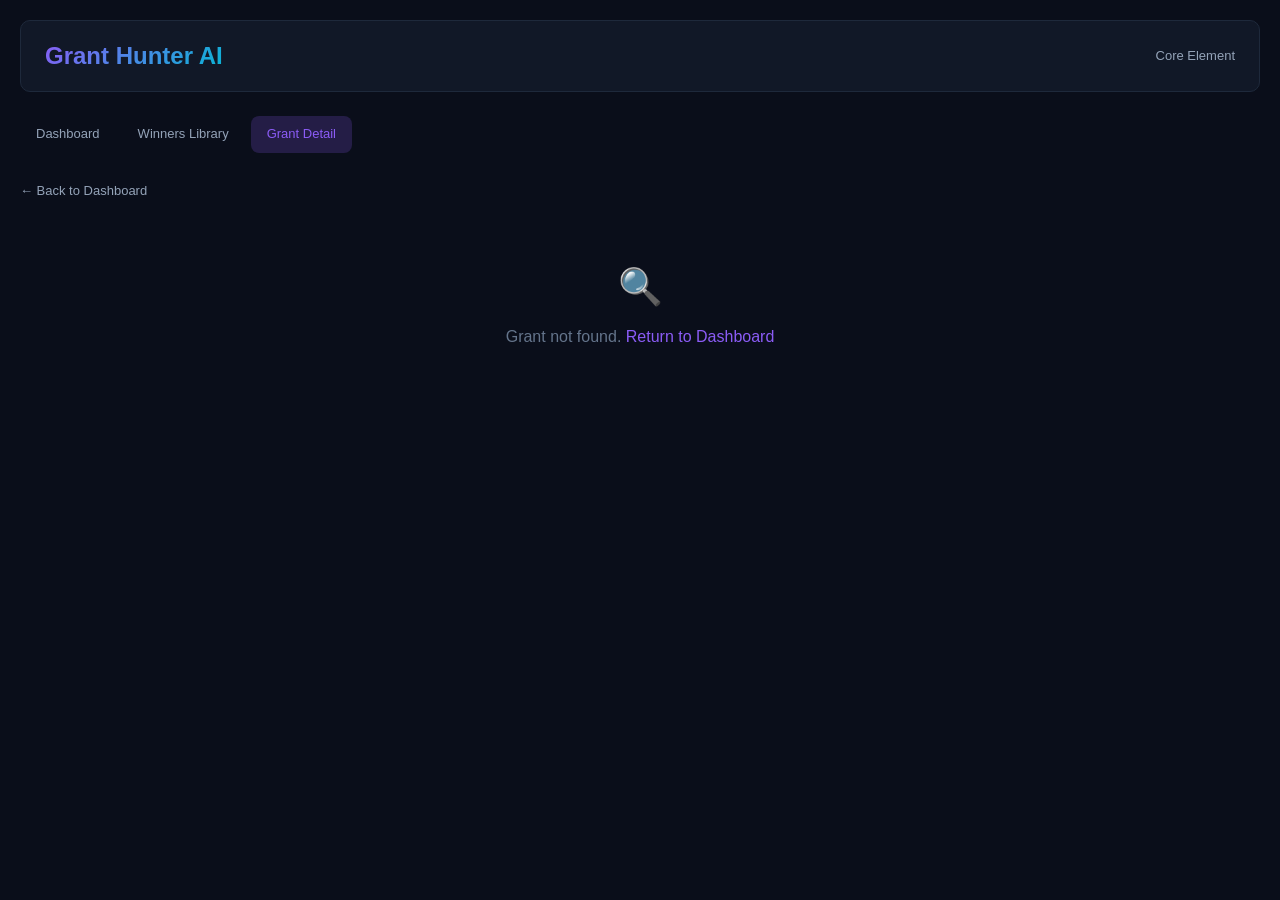
<file: docs/grant.html>
<!DOCTYPE html>
<html lang="en">
<head>
<meta charset="UTF-8">
<meta name="viewport" content="width=device-width, initial-scale=1.0">
<title>Grant Detail - Grant Hunter AI</title>
<link rel="stylesheet" href="assets/styles.css">
<style>
/* Grant detail page extras */
.back-link {
  display: inline-flex;
  align-items: center;
  gap: 6px;
  font-size: 13px;
  color: var(--text-secondary);
  margin-bottom: 16px;
  transition: color .15s;
}
.back-link:hover { color: var(--accent-purple); }

.grant-title {
  font-size: 26px;
  font-weight: 700;
  line-height: 1.3;
  margin-bottom: 20px;
}

/* Analysis section */
.analysis-grid {
  display: grid;
  grid-template-columns: repeat(auto-fit, minmax(150px, 1fr));
  gap: 12px;
  margin-bottom: 20px;
}
.analysis-item {
  background: var(--bg-card);
  padding: 14px;
  border-radius: 8px;
  text-align: center;
}
.analysis-item .label {
  font-size: 11px;
  color: var(--text-muted);
  text-transform: uppercase;
  letter-spacing: .5px;
  margin-bottom: 4px;
}
.analysis-item .value {
  font-size: 22px;
  font-weight: 700;
}
.analysis-item .value.high { color: var(--success); }
.analysis-item .value.medium { color: var(--warning); }
.analysis-item .value.low { color: var(--danger); }

/* Factor lists */
.factor-section { margin-bottom: 20px; }
.factor-section h3 {
  font-size: 14px;
  font-weight: 600;
  margin-bottom: 10px;
  color: var(--text-secondary);
  text-transform: uppercase;
  letter-spacing: .5px;
}
.factor-tags {
  display: flex;
  flex-wrap: wrap;
  gap: 6px;
  margin-bottom: 8px;
}
.factor-tag {
  display: inline-block;
  padding: 4px 10px;
  border-radius: 6px;
  font-size: 12px;
  font-weight: 500;
  background: var(--accent-purple-dim);
  color: #c4b5fd;
}
.factor-tag.risk {
  background: rgba(239, 68, 68, .15);
  color: #f87171;
}
.factor-tag.value-prop {
  background: rgba(16, 185, 129, .15);
  color: #34d399;
}
.factor-tag.partnership {
  background: rgba(6, 182, 212, .15);
  color: #22d3ee;
}
.reasoning-text {
  font-size: 14px;
  line-height: 1.7;
  color: var(--text-secondary);
  background: var(--bg-card);
  padding: 16px;
  border-radius: 8px;
  border-left: 3px solid var(--accent-purple);
}

/* Sidebar winner cards */
.winner-card {
  background: var(--bg-card);
  border-radius: 8px;
  padding: 14px;
  margin-bottom: 10px;
  border-left: 3px solid var(--success);
}
.winner-card .company {
  font-size: 14px;
  font-weight: 600;
  color: var(--accent-cyan);
  margin-bottom: 4px;
}
.winner-card .winner-meta-row {
  display: flex;
  justify-content: space-between;
  font-size: 12px;
  color: var(--text-secondary);
  margin-bottom: 4px;
}
.winner-card .match-score {
  font-weight: 700;
  color: var(--accent-purple);
}
.winner-card .match-reasons {
  display: flex;
  flex-wrap: wrap;
  gap: 4px;
  margin-top: 6px;
}
.winner-card .reason-tag {
  font-size: 10px;
  padding: 2px 6px;
  border-radius: 4px;
  background: var(--accent-purple-dim);
  color: #c4b5fd;
}
.winner-card .abstract-preview {
  font-size: 11px;
  color: var(--text-muted);
  margin-top: 6px;
  line-height: 1.5;
  display: -webkit-box;
  -webkit-line-clamp: 3;
  -webkit-box-orient: vertical;
  overflow: hidden;
}

/* Team section */
.team-field {
  margin-bottom: 14px;
}
.team-field label {
  display: block;
  font-size: 11px;
  color: var(--text-muted);
  text-transform: uppercase;
  letter-spacing: .5px;
  margin-bottom: 4px;
}
.team-field select,
.team-field textarea,
.team-field input {
  width: 100%;
  padding: 8px 12px;
  background: var(--bg-card);
  border: 1px solid var(--border);
  border-radius: 6px;
  color: var(--text-primary);
  font-size: 13px;
  font-family: inherit;
}
.team-field select:focus,
.team-field textarea:focus,
.team-field input:focus {
  outline: none;
  border-color: var(--accent-purple);
}
.team-field textarea {
  min-height: 80px;
  resize: vertical;
}

.apply-btn {
  display: inline-flex;
  align-items: center;
  gap: 8px;
  padding: 12px 24px;
  background: var(--accent-purple);
  color: #fff;
  border-radius: 8px;
  font-size: 15px;
  font-weight: 600;
  transition: all .15s;
  margin-top: 8px;
}
.apply-btn:hover {
  background: #7c3aed;
  color: #fff;
  transform: translateY(-1px);
}

.no-winners {
  text-align: center;
  padding: 24px 16px;
  color: var(--text-muted);
  font-size: 13px;
}
</style>
</head>
<body>

<!-- HEADER -->
<div class="container">
  <div class="header">
    <h1>Grant Hunter AI</h1>
    <span class="header-sub">Core Element</span>
  </div>

  <!-- NAVIGATION -->
  <nav>
    <a href="index.html">Dashboard</a>
    <a href="winners.html">Winners Library</a>
    <a href="grant.html" class="active">Grant Detail</a>
  </nav>

  <!-- BACK BUTTON -->
  <a href="index.html" class="back-link">&larr; Back to Dashboard</a>

  <!-- LOADING STATE -->
  <div id="loadingState" class="loading">
    <div class="spinner"></div>
    Loading grant details...
  </div>

  <!-- ERROR STATE -->
  <div id="errorState" class="empty" style="display:none;">
    <div class="icon">&#128269;</div>
    <div>Grant not found. <a href="index.html">Return to Dashboard</a></div>
  </div>

  <!-- MAIN CONTENT (hidden until loaded) -->
  <div id="grantContent" style="display:none;">

    <!-- GRANT TITLE -->
    <h1 class="grant-title" id="grantTitle"></h1>

    <div class="detail-grid">

      <!-- LEFT COLUMN: Main Content -->
      <div>

        <!-- METADATA GRID -->
        <div class="detail-meta" id="metaGrid"></div>

        <!-- ANALYSIS SECTION -->
        <div class="panel">
          <div class="panel-header">Analysis</div>
          <div class="panel-body">
            <div class="analysis-grid" id="analysisGrid"></div>
          </div>
        </div>

        <!-- SUCCESS FACTORS -->
        <div class="panel">
          <div class="panel-header">Success Factors</div>
          <div class="panel-body">
            <div id="successFactors"></div>
          </div>
        </div>

        <!-- RISK FACTORS -->
        <div class="panel">
          <div class="panel-header">Risk Factors</div>
          <div class="panel-body">
            <div id="riskFactors"></div>
          </div>
        </div>

        <!-- REASONING -->
        <div class="panel">
          <div class="panel-header">Reasoning</div>
          <div class="panel-body">
            <div id="reasoning"></div>
          </div>
        </div>

        <!-- APPLY BUTTON -->
        <div id="applySection" style="display:none; margin-bottom: 24px;"></div>

      </div>

      <!-- RIGHT COLUMN: Sidebar -->
      <div>

        <!-- SIMILAR WINNERS -->
        <div class="panel">
          <div class="panel-header">Similar Winners</div>
          <div class="panel-body" id="similarWinners"></div>
        </div>

        <!-- TEAM SECTION -->
        <div class="panel">
          <div class="panel-header">Team</div>
          <div class="panel-body">
            <div id="teamSection"></div>
          </div>
        </div>

      </div>

    </div>
  </div>
</div>

<script src="assets/api.js"></script>
<script>
/* ===== STATE ===== */
const TEAM_STORAGE_KEY = 'grantHunterState';
let grant = null;
let teamState = {};

/* ===== Read grant ID from URL ===== */
function getGrantId() {
  const params = new URLSearchParams(window.location.search);
  return params.get('id');
}

/* ===== Load team state from localStorage ===== */
function getTeamState() {
  try {
    return JSON.parse(localStorage.getItem(TEAM_STORAGE_KEY) || '{}');
  } catch {
    return {};
  }
}

function saveTeamState() {
  localStorage.setItem(TEAM_STORAGE_KEY, JSON.stringify(teamState));
}

/* ===== Probability class helper ===== */
function probClass(val) {
  if (val >= 20) return 'high';
  if (val >= 10) return 'medium';
  return 'low';
}

/* ===== INIT ===== */
async function init() {
  const grantId = getGrantId();
  if (!grantId) {
    document.getElementById('loadingState').style.display = 'none';
    document.getElementById('errorState').style.display = 'block';
    return;
  }

  const grants = await loadAnalyzed();
  grant = grants.find(g => g.id === grantId);

  if (!grant) {
    document.getElementById('loadingState').style.display = 'none';
    document.getElementById('errorState').style.display = 'block';
    return;
  }

  teamState = getTeamState();
  document.getElementById('loadingState').style.display = 'none';
  document.getElementById('grantContent').style.display = 'block';

  renderGrant();
}

/* ===== RENDER ===== */
function renderGrant() {
  const a = grant.analysis || {};
  const sf = a.success_factors || {};

  // Title
  document.getElementById('grantTitle').textContent = grant.title || 'Untitled Grant';

  // Update page title
  document.title = (grant.title || 'Grant Detail') + ' - Grant Hunter AI';

  // Metadata grid
  renderMetadata();

  // Analysis
  renderAnalysis(a);

  // Success factors
  renderSuccessFactors(sf);

  // Risk factors
  renderRiskFactors(a.risk_factors || []);

  // Reasoning
  renderReasoning(a.reasoning || '');

  // Apply button
  renderApplyButton();

  // Sidebar: Similar winners
  renderSimilarWinners(a.similar_winners || []);

  // Sidebar: Team section
  renderTeamSection();
}

/* ===== METADATA ===== */
function renderMetadata() {
  const days = daysUntil(grant.deadline);
  const dlText = grant.deadline
    ? esc(grant.deadline) + ' (' + deadlineText(days) + ')'
    : 'TBD';
  const dlCls = grant.deadline ? deadlineClass(days) : '';

  const amountMin = grant.amount_min || 0;
  const amountMax = grant.amount_max || 0;
  let amountStr = '-';
  if (amountMin && amountMax) {
    amountStr = formatMoney(amountMin) + ' - ' + formatMoney(amountMax);
  } else if (amountMax) {
    amountStr = 'Up to ' + formatMoney(amountMax);
  } else if (amountMin) {
    amountStr = 'From ' + formatMoney(amountMin);
  }

  document.getElementById('metaGrid').innerHTML = `
    <div class="detail-meta-item">
      <div class="label">Funder</div>
      <div class="value">${esc(grant.funder || '-')}</div>
    </div>
    <div class="detail-meta-item">
      <div class="label">Amount Range</div>
      <div class="value" style="color: var(--success);">${amountStr}</div>
    </div>
    <div class="detail-meta-item">
      <div class="label">Deadline</div>
      <div class="value"><span class="badge ${dlCls}">${dlText}</span></div>
    </div>
    <div class="detail-meta-item">
      <div class="label">Grant Type</div>
      <div class="value">${esc(grant.grant_type || grant.type || '-')}</div>
    </div>
    <div class="detail-meta-item">
      <div class="label">Source</div>
      <div class="value">${esc(grant.source || '-')}</div>
    </div>
  `;
}

/* ===== ANALYSIS ===== */
function renderAnalysis(a) {
  const winProb = a.win_probability || 0;
  const matchScore = a.pattern_match_score || 0;
  const confidence = a.confidence || 'low';

  document.getElementById('analysisGrid').innerHTML = `
    <div class="analysis-item">
      <div class="label">Win Probability</div>
      <div class="value ${probClass(winProb)}">${winProb}%</div>
    </div>
    <div class="analysis-item">
      <div class="label">Pattern Match</div>
      <div class="value ${probClass(matchScore)}">${matchScore}%</div>
    </div>
    <div class="analysis-item">
      <div class="label">Priority</div>
      <div class="value">${priorityBadge(a.priority)}</div>
    </div>
    <div class="analysis-item">
      <div class="label">LLM Source</div>
      <div class="value" style="font-size:14px; color: var(--text-secondary);">${esc(a.llm_source || '-')}</div>
    </div>
    <div class="analysis-item">
      <div class="label">Confidence</div>
      <div class="value ${confidence === 'high' ? 'high' : confidence === 'medium' ? 'medium' : 'low'}" style="font-size:16px; text-transform:capitalize;">${esc(confidence)}</div>
    </div>
  `;
}

/* ===== SUCCESS FACTORS ===== */
function renderSuccessFactors(sf) {
  const container = document.getElementById('successFactors');
  let html = '';

  // Keywords
  const keywords = sf.keywords || [];
  if (keywords.length) {
    html += `<div class="factor-section">
      <h3>Keywords</h3>
      <div class="factor-tags">
        ${keywords.map(k => `<span class="factor-tag">${esc(k)}</span>`).join('')}
      </div>
    </div>`;
  }

  // Value Props
  const valueProps = sf.value_props || [];
  if (valueProps.length) {
    html += `<div class="factor-section">
      <h3>Value Propositions</h3>
      <div class="factor-tags">
        ${valueProps.map(v => `<span class="factor-tag value-prop">${esc(v)}</span>`).join('')}
      </div>
    </div>`;
  }

  // Partnerships
  const partnerships = sf.partnerships || [];
  if (partnerships.length) {
    html += `<div class="factor-section">
      <h3>Partnerships</h3>
      <div class="factor-tags">
        ${partnerships.map(p => `<span class="factor-tag partnership">${esc(p)}</span>`).join('')}
      </div>
    </div>`;
  }

  if (!html) {
    html = '<div style="color: var(--text-muted); font-size: 13px;">No success factors identified.</div>';
  }

  container.innerHTML = html;
}

/* ===== RISK FACTORS ===== */
function renderRiskFactors(risks) {
  const container = document.getElementById('riskFactors');
  if (!risks.length) {
    container.innerHTML = '<div style="color: var(--text-muted); font-size: 13px;">No risk factors identified.</div>';
    return;
  }

  container.innerHTML = `
    <div class="factor-tags">
      ${risks.map(r => `<span class="factor-tag risk">${esc(r)}</span>`).join('')}
    </div>
  `;
}

/* ===== REASONING ===== */
function renderReasoning(text) {
  const container = document.getElementById('reasoning');
  if (!text) {
    container.innerHTML = '<div style="color: var(--text-muted); font-size: 13px;">No reasoning provided.</div>';
    return;
  }
  container.innerHTML = `<div class="reasoning-text">${esc(text)}</div>`;
}

/* ===== APPLY BUTTON ===== */
function renderApplyButton() {
  const section = document.getElementById('applySection');
  if (grant.url) {
    section.style.display = 'block';
    section.innerHTML = `<a href="${esc(grant.url)}" target="_blank" rel="noopener" class="apply-btn">&#10145; Apply</a>`;
  }
}

/* ===== SIMILAR WINNERS ===== */
function renderSimilarWinners(winners) {
  const container = document.getElementById('similarWinners');

  if (!winners || winners.length === 0) {
    container.innerHTML = '<div class="no-winners">No similar winners found.</div>';
    return;
  }

  container.innerHTML = winners.map(w => {
    const reasons = w.match_reasons || [];
    const abstract = w.abstract || '';
    const amount = w.amount || 0;
    const year = w.year || '';
    const score = w.similarity_score || 0;

    return `<div class="winner-card">
      <div class="company">${esc(w.company || 'Unknown')}</div>
      <div class="winner-meta-row">
        <span>${esc(w.funder || '')}</span>
        <span class="match-score">${score}% match</span>
      </div>
      <div class="winner-meta-row">
        <span style="color: var(--success); font-weight:600;">${formatMoney(amount)}</span>
        <span>${year ? esc(String(year)) : ''}</span>
      </div>
      ${reasons.length ? `<div class="match-reasons">
        ${reasons.map(r => `<span class="reason-tag">${esc(r)}</span>`).join('')}
      </div>` : ''}
      ${abstract ? `<div class="abstract-preview">${esc(abstract.slice(0, 200))}${abstract.length > 200 ? '...' : ''}</div>` : ''}
    </div>`;
  }).join('');
}

/* ===== TEAM SECTION ===== */
function renderTeamSection() {
  const grantId = grant.id || '';
  const grantState = (teamState.grants && teamState.grants[grantId]) || {};
  const status = grantState.status || 'Inbox';
  const assignedTo = grantState.assignedTo || '';
  const comments = grantState.comments || '';

  const statusOptions = ['Inbox', 'Drafting', 'Review', 'Submitted'];
  const memberOptions = ['', 'Zhambyl', 'Unassigned'];

  const container = document.getElementById('teamSection');
  container.innerHTML = `
    <div class="team-field">
      <label>Status</label>
      <select id="teamStatus" onchange="onTeamChange()">
        ${statusOptions.map(s => `<option value="${esc(s)}" ${s === status ? 'selected' : ''}>${esc(s)}</option>`).join('')}
      </select>
    </div>
    <div class="team-field">
      <label>Assigned To</label>
      <select id="teamAssigned" onchange="onTeamChange()">
        ${memberOptions.map(m => `<option value="${esc(m)}" ${m === assignedTo ? 'selected' : ''}>${m || '-- Select --'}</option>`).join('')}
      </select>
    </div>
    <div class="team-field">
      <label>Comments</label>
      <textarea id="teamComments" placeholder="Add notes about this grant..." onchange="onTeamChange()">${esc(comments)}</textarea>
    </div>
  `;
}

function onTeamChange() {
  const grantId = grant.id || '';
  if (!grantId) return;

  if (!teamState.grants) teamState.grants = {};

  teamState.grants[grantId] = {
    status: document.getElementById('teamStatus').value,
    assignedTo: document.getElementById('teamAssigned').value,
    comments: document.getElementById('teamComments').value,
  };

  saveTeamState();
}

/* ===== START ===== */
init();
</script>
</body>
</html>
</file>
<file: docs/assets/styles.css>
/* Core Element AI - Dark Theme */
:root {
  --bg-primary: #0a0e1a;
  --bg-secondary: #111827;
  --bg-card: #1f2937;
  --bg-hover: #374151;
  --accent-purple: #8b5cf6;
  --accent-purple-dim: rgba(139, 92, 246, 0.2);
  --accent-cyan: #06b6d4;
  --text-primary: #f8fafc;
  --text-secondary: #94a3b8;
  --text-muted: #64748b;
  --danger: #ef4444;
  --warning: #f59e0b;
  --success: #10b981;
  --border: #1e293b;
  --radius: 10px;
}

*, *::before, *::after { box-sizing: border-box; margin: 0; padding: 0; }
body {
  font-family: -apple-system, BlinkMacSystemFont, 'Segoe UI', Roboto, sans-serif;
  background: var(--bg-primary);
  color: var(--text-primary);
  line-height: 1.6;
  min-height: 100vh;
}
a { color: var(--accent-purple); text-decoration: none; }
a:hover { color: var(--accent-cyan); }

/* Layout */
.container { max-width: 1440px; margin: 0 auto; padding: 20px; }

/* Header */
.header {
  background: var(--bg-secondary);
  padding: 16px 24px;
  margin-bottom: 24px;
  border-radius: var(--radius);
  display: flex;
  justify-content: space-between;
  align-items: center;
  border: 1px solid var(--border);
}
.header h1 {
  font-size: 24px;
  background: linear-gradient(135deg, var(--accent-purple), var(--accent-cyan));
  -webkit-background-clip: text;
  -webkit-text-fill-color: transparent;
}
.header-sub { color: var(--text-secondary); font-size: 13px; }
.header-actions { display: flex; gap: 10px; align-items: center; }

/* Navigation */
nav {
  display: flex;
  gap: 6px;
  margin-bottom: 24px;
}
nav a {
  padding: 8px 16px;
  border-radius: 8px;
  font-size: 13px;
  font-weight: 500;
  color: var(--text-secondary);
  transition: all .15s;
}
nav a:hover { background: var(--bg-card); color: var(--text-primary); }
nav a.active { background: var(--accent-purple-dim); color: var(--accent-purple); }

/* Buttons */
.btn {
  display: inline-flex;
  align-items: center;
  gap: 6px;
  padding: 8px 16px;
  border-radius: 8px;
  border: none;
  cursor: pointer;
  font-size: 13px;
  font-weight: 600;
  font-family: inherit;
  transition: all .15s;
}
.btn-primary { background: var(--accent-purple); color: #fff; }
.btn-primary:hover { background: #7c3aed; transform: translateY(-1px); }
.btn-outline { background: transparent; border: 1px solid var(--accent-purple); color: var(--accent-purple); }
.btn-outline:hover { background: var(--accent-purple-dim); }
.btn-sm { padding: 4px 10px; font-size: 12px; }

/* Stat Cards */
.stats {
  display: grid;
  grid-template-columns: repeat(auto-fit, minmax(180px, 1fr));
  gap: 16px;
  margin-bottom: 24px;
}
.stat-card {
  background: var(--bg-card);
  padding: 18px;
  border-radius: var(--radius);
  border: 1px solid var(--border);
  text-align: center;
}
.stat-value { font-size: 30px; font-weight: 700; color: var(--accent-purple); }
.stat-label { color: var(--text-secondary); font-size: 12px; margin-top: 4px; text-transform: uppercase; letter-spacing: .5px; }
.stat-card.danger .stat-value { color: var(--danger); }
.stat-card.success .stat-value { color: var(--success); }
.stat-card.warning .stat-value { color: var(--warning); }

/* Kanban */
.kanban {
  display: grid;
  grid-template-columns: repeat(4, 1fr);
  gap: 16px;
  margin-bottom: 24px;
}
@media (max-width: 1100px) { .kanban { grid-template-columns: repeat(2, 1fr); } }
@media (max-width: 600px) { .kanban { grid-template-columns: 1fr; } }
.kanban-col {
  background: var(--bg-secondary);
  border-radius: var(--radius);
  padding: 14px;
  min-height: 200px;
  border: 1px solid var(--border);
}
.kanban-col-header {
  font-size: 14px;
  font-weight: 600;
  margin-bottom: 12px;
  padding-bottom: 10px;
  border-bottom: 2px solid var(--accent-purple);
  display: flex;
  justify-content: space-between;
  align-items: center;
}
.kanban-col-header .count {
  background: var(--accent-purple-dim);
  color: var(--accent-purple);
  padding: 2px 8px;
  border-radius: 10px;
  font-size: 11px;
}

/* Grant Card */
.grant-card {
  background: var(--bg-card);
  border-radius: 8px;
  padding: 14px;
  margin-bottom: 10px;
  cursor: pointer;
  transition: all .15s;
  border-left: 3px solid var(--accent-purple);
}
.grant-card:hover { transform: translateX(3px); box-shadow: 0 4px 12px rgba(139,92,246,.2); }
.grant-card.urgent { border-left-color: var(--danger); }
.grant-card .title { font-size: 13px; font-weight: 600; margin-bottom: 6px; line-height: 1.3; }
.grant-card .meta { display: flex; justify-content: space-between; font-size: 11px; color: var(--text-secondary); margin-bottom: 4px; }
.grant-card .amount { color: var(--success); font-weight: 600; }
.grant-card .deadline { color: var(--warning); }
.grant-card .deadline.urgent { color: var(--danger); font-weight: 600; }
.grant-card .funder-line { font-size: 11px; color: var(--text-muted); margin-bottom: 6px; }
.grant-card .winners-badge {
  display: inline-block;
  background: var(--accent-purple);
  color: #fff;
  padding: 3px 8px;
  border-radius: 4px;
  font-size: 10px;
  font-weight: 600;
  margin-top: 4px;
  cursor: pointer;
}
.grant-card .winners-badge:hover { background: var(--accent-cyan); }

/* Winners preview inside card */
.winners-preview {
  display: none;
  margin-top: 8px;
  font-size: 11px;
}
.winners-preview.show { display: block; }
.winner-item {
  padding: 6px 8px;
  margin: 3px 0;
  background: var(--bg-secondary);
  border-radius: 4px;
  border-left: 2px solid var(--success);
}
.winner-item .company { font-weight: 600; color: var(--accent-cyan); }
.winner-item .detail { font-size: 10px; color: var(--text-muted); }

/* Panels */
.panel {
  background: var(--bg-secondary);
  border: 1px solid var(--border);
  border-radius: var(--radius);
  margin-bottom: 20px;
  overflow: hidden;
}
.panel-header {
  padding: 12px 16px;
  border-bottom: 1px solid var(--border);
  font-weight: 600;
  font-size: 14px;
  display: flex;
  justify-content: space-between;
  align-items: center;
}
.panel-body { padding: 16px; }

/* Table */
table { width: 100%; border-collapse: collapse; font-size: 13px; }
th {
  text-align: left;
  padding: 10px 12px;
  background: var(--bg-primary);
  color: var(--text-muted);
  font-weight: 500;
  font-size: 11px;
  text-transform: uppercase;
  letter-spacing: .5px;
}
td { padding: 10px 12px; border-top: 1px solid var(--border); }
tr:hover td { background: rgba(139,92,246,.04); }

/* Badge */
.badge {
  display: inline-block;
  padding: 2px 8px;
  border-radius: 4px;
  font-size: 11px;
  font-weight: 600;
}
.badge-purple { background: var(--accent-purple-dim); color: #c4b5fd; }
.badge-amber { background: rgba(245,158,11,.2); color: #fbbf24; }
.badge-green { background: rgba(16,185,129,.2); color: #34d399; }
.badge-red { background: rgba(239,68,68,.2); color: #f87171; }
.badge-gray { background: rgba(100,116,139,.2); color: #94a3b8; }

/* Progress bar */
.progress-row { display: flex; align-items: center; gap: 10px; padding: 4px 0; }
.progress-label { width: 140px; font-size: 12px; white-space: nowrap; overflow: hidden; text-overflow: ellipsis; }
.progress-bg { flex: 1; height: 6px; background: var(--border); border-radius: 3px; overflow: hidden; }
.progress-fill { height: 100%; background: linear-gradient(90deg, var(--accent-purple), var(--accent-cyan)); border-radius: 3px; }
.progress-val { width: 40px; text-align: right; font-size: 11px; color: var(--text-muted); }

/* Detail page */
.detail-grid { display: grid; grid-template-columns: 1fr 380px; gap: 24px; }
@media (max-width: 1000px) { .detail-grid { grid-template-columns: 1fr; } }
.detail-meta { display: grid; grid-template-columns: repeat(auto-fit, minmax(180px, 1fr)); gap: 12px; margin-bottom: 20px; }
.detail-meta-item { background: var(--bg-card); padding: 12px; border-radius: 8px; }
.detail-meta-item .label { font-size: 11px; color: var(--text-muted); text-transform: uppercase; }
.detail-meta-item .value { font-size: 16px; font-weight: 600; margin-top: 2px; }

/* Search / Filter */
.search-bar {
  width: 100%;
  padding: 10px 14px;
  background: var(--bg-card);
  border: 1px solid var(--border);
  border-radius: 8px;
  color: var(--text-primary);
  font-size: 14px;
  font-family: inherit;
  margin-bottom: 16px;
}
.search-bar::placeholder { color: var(--text-muted); }
.search-bar:focus { outline: none; border-color: var(--accent-purple); }
.filter-chips { display: flex; gap: 6px; flex-wrap: wrap; margin-bottom: 16px; }
.chip {
  padding: 5px 12px;
  border-radius: 20px;
  font-size: 12px;
  cursor: pointer;
  background: var(--bg-card);
  color: var(--text-secondary);
  border: 1px solid var(--border);
  transition: all .15s;
}
.chip:hover { border-color: var(--accent-purple); color: var(--text-primary); }
.chip.active { background: var(--accent-purple-dim); border-color: var(--accent-purple); color: var(--accent-purple); }

/* Loading */
.loading { text-align: center; padding: 40px; color: var(--text-muted); }
.spinner {
  border: 3px solid var(--border);
  border-top-color: var(--accent-purple);
  border-radius: 50%;
  width: 36px;
  height: 36px;
  animation: spin .8s linear infinite;
  margin: 0 auto 12px;
}
@keyframes spin { to { transform: rotate(360deg); } }

/* Empty state */
.empty { text-align: center; padding: 40px; color: var(--text-muted); }
.empty .icon { font-size: 36px; margin-bottom: 8px; }

/* Modal */
.modal-bg {
  display: none;
  position: fixed;
  inset: 0;
  background: rgba(0,0,0,.6);
  z-index: 100;
  justify-content: center;
  align-items: center;
}
.modal-bg.show { display: flex; }
.modal {
  background: var(--bg-secondary);
  border: 1px solid var(--border);
  border-radius: 12px;
  width: 640px;
  max-width: 90vw;
  max-height: 85vh;
  overflow-y: auto;
  padding: 24px;
}
.modal h2 { font-size: 18px; margin-bottom: 16px; }
.modal-close { float: right; background: none; border: none; color: var(--text-muted); font-size: 22px; cursor: pointer; }
</file>
